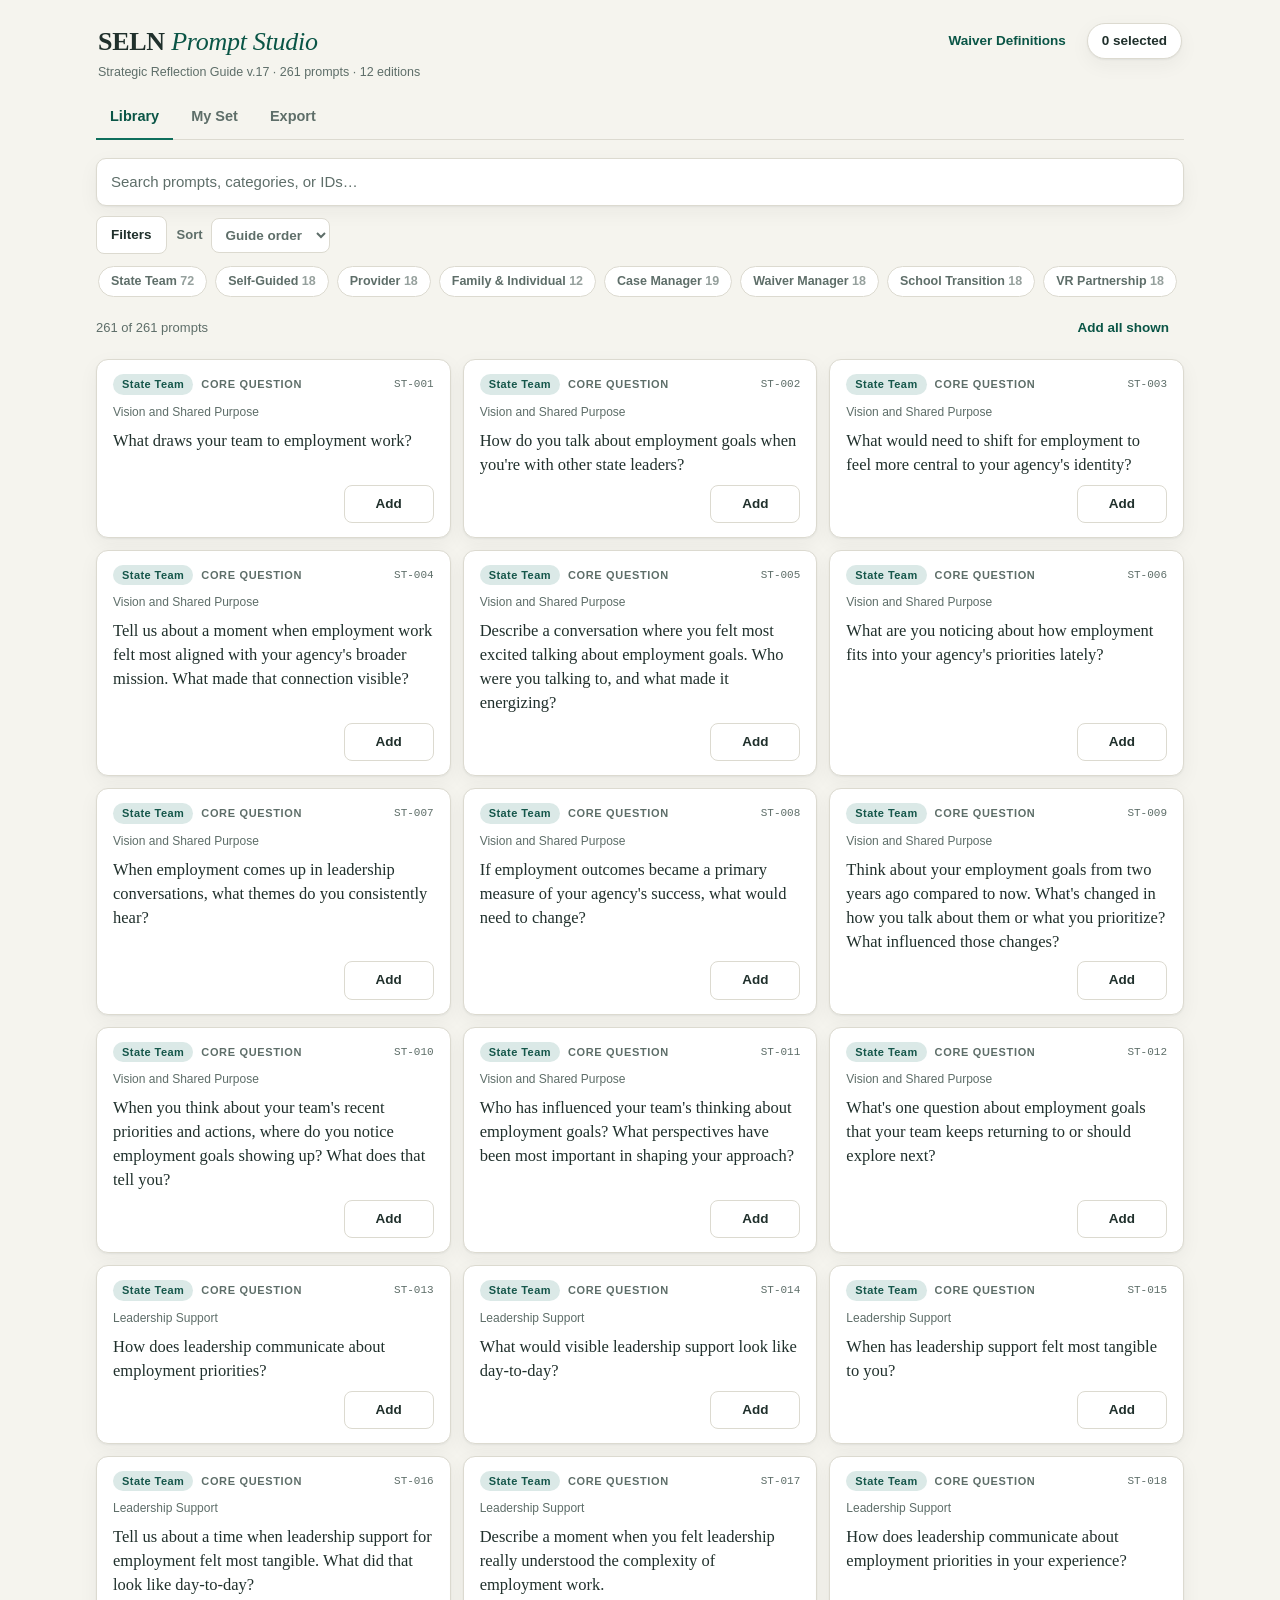
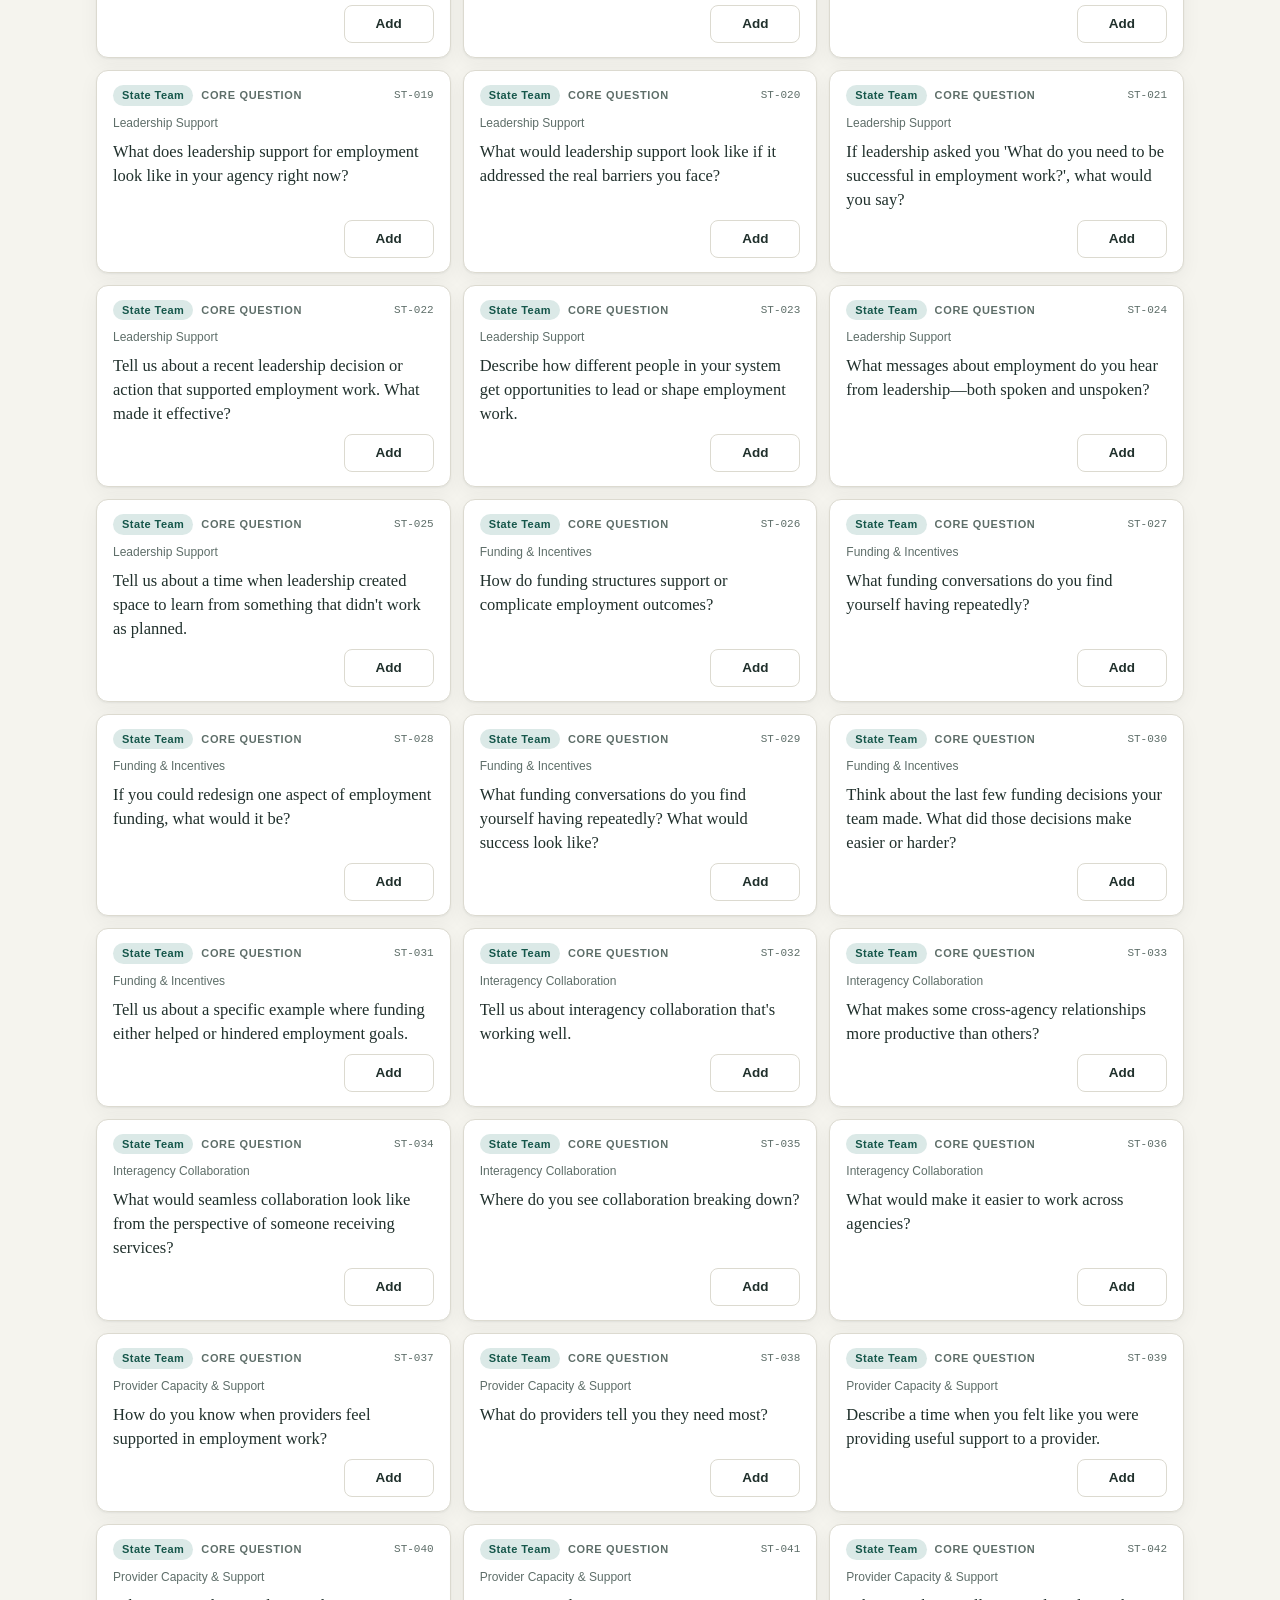
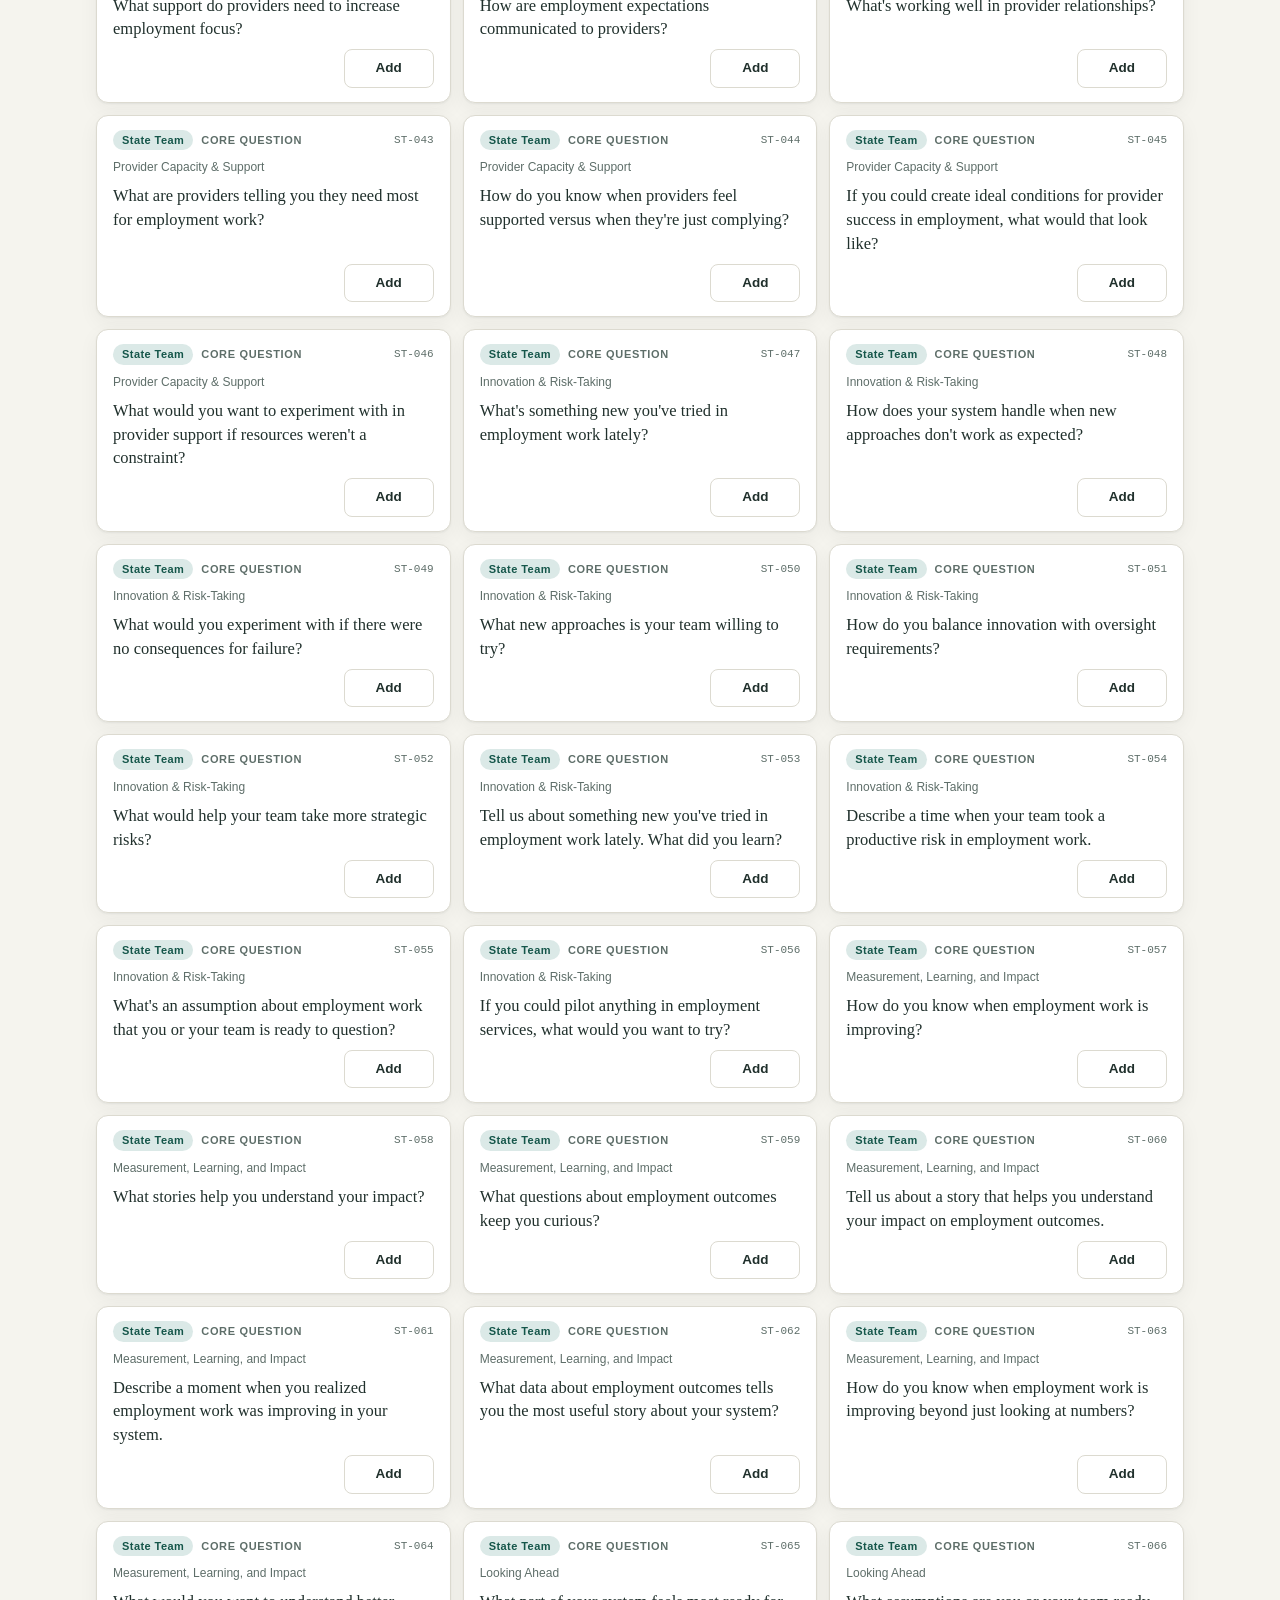
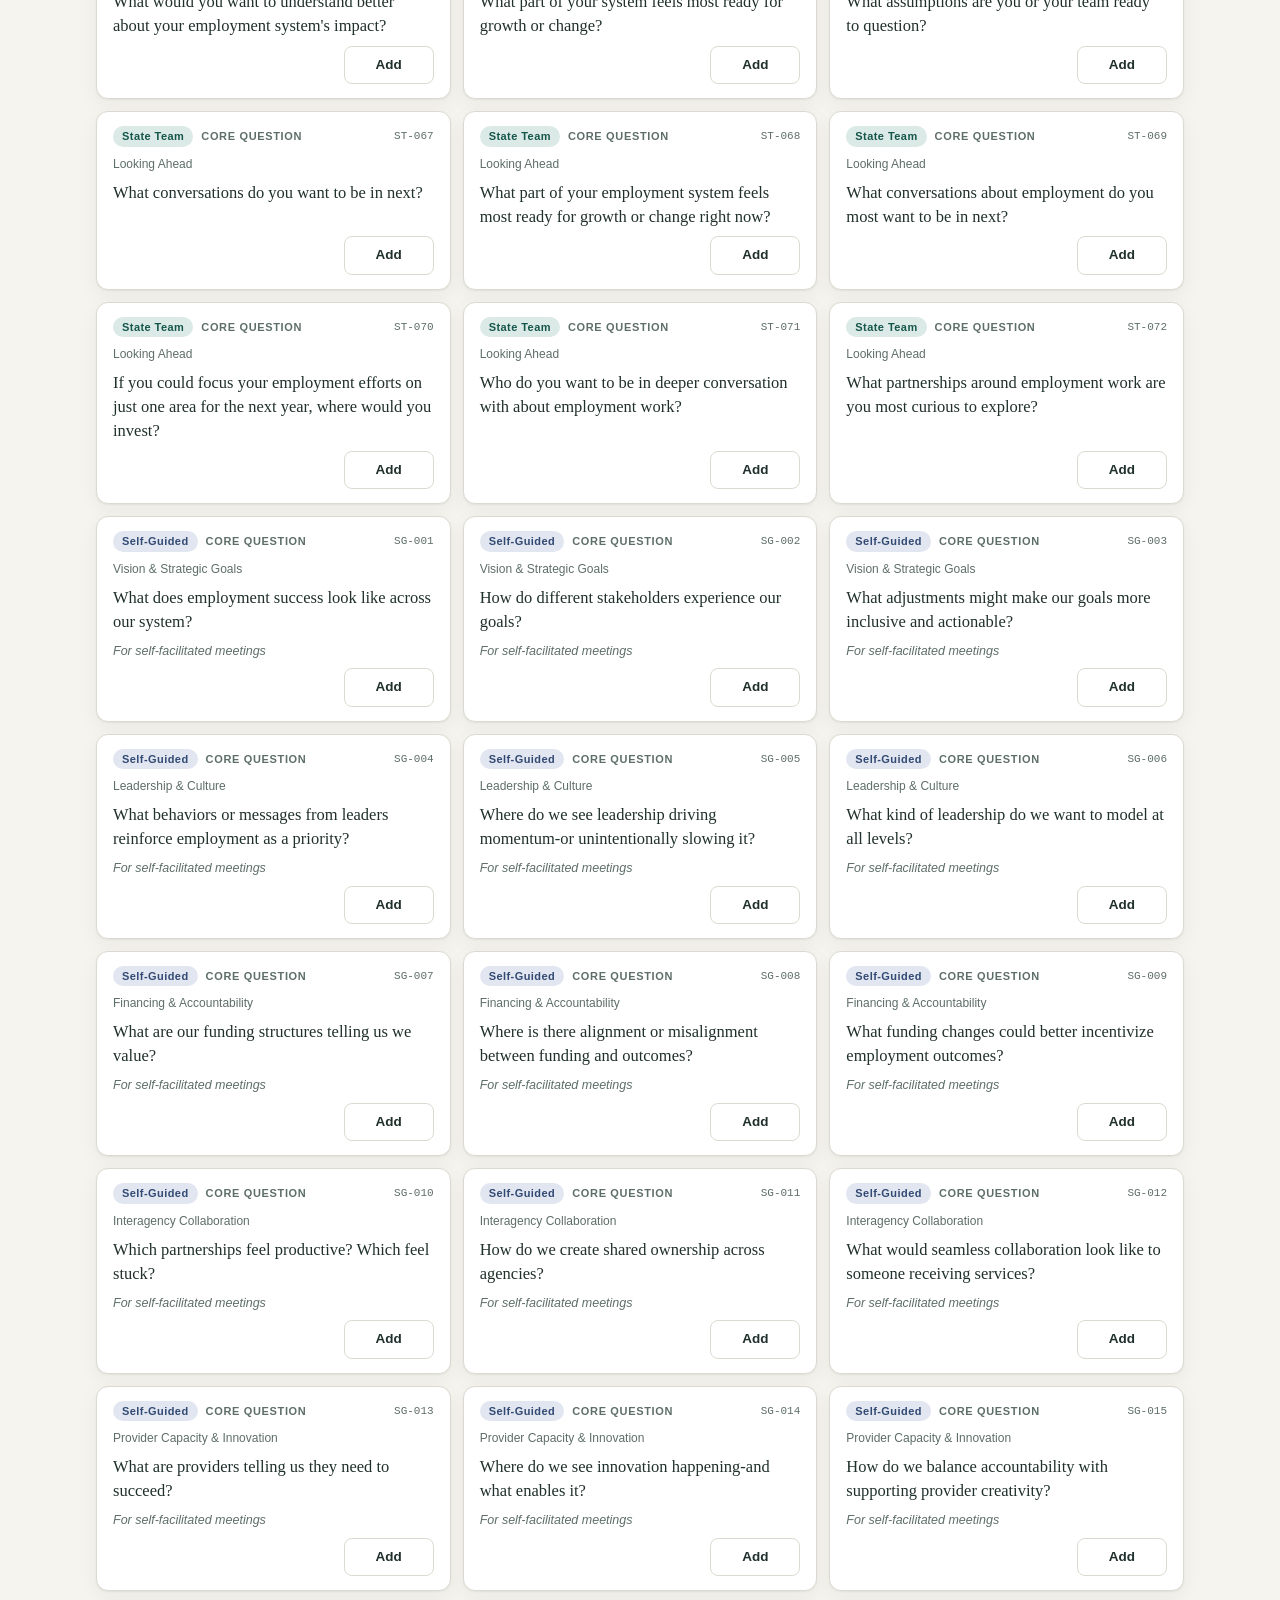
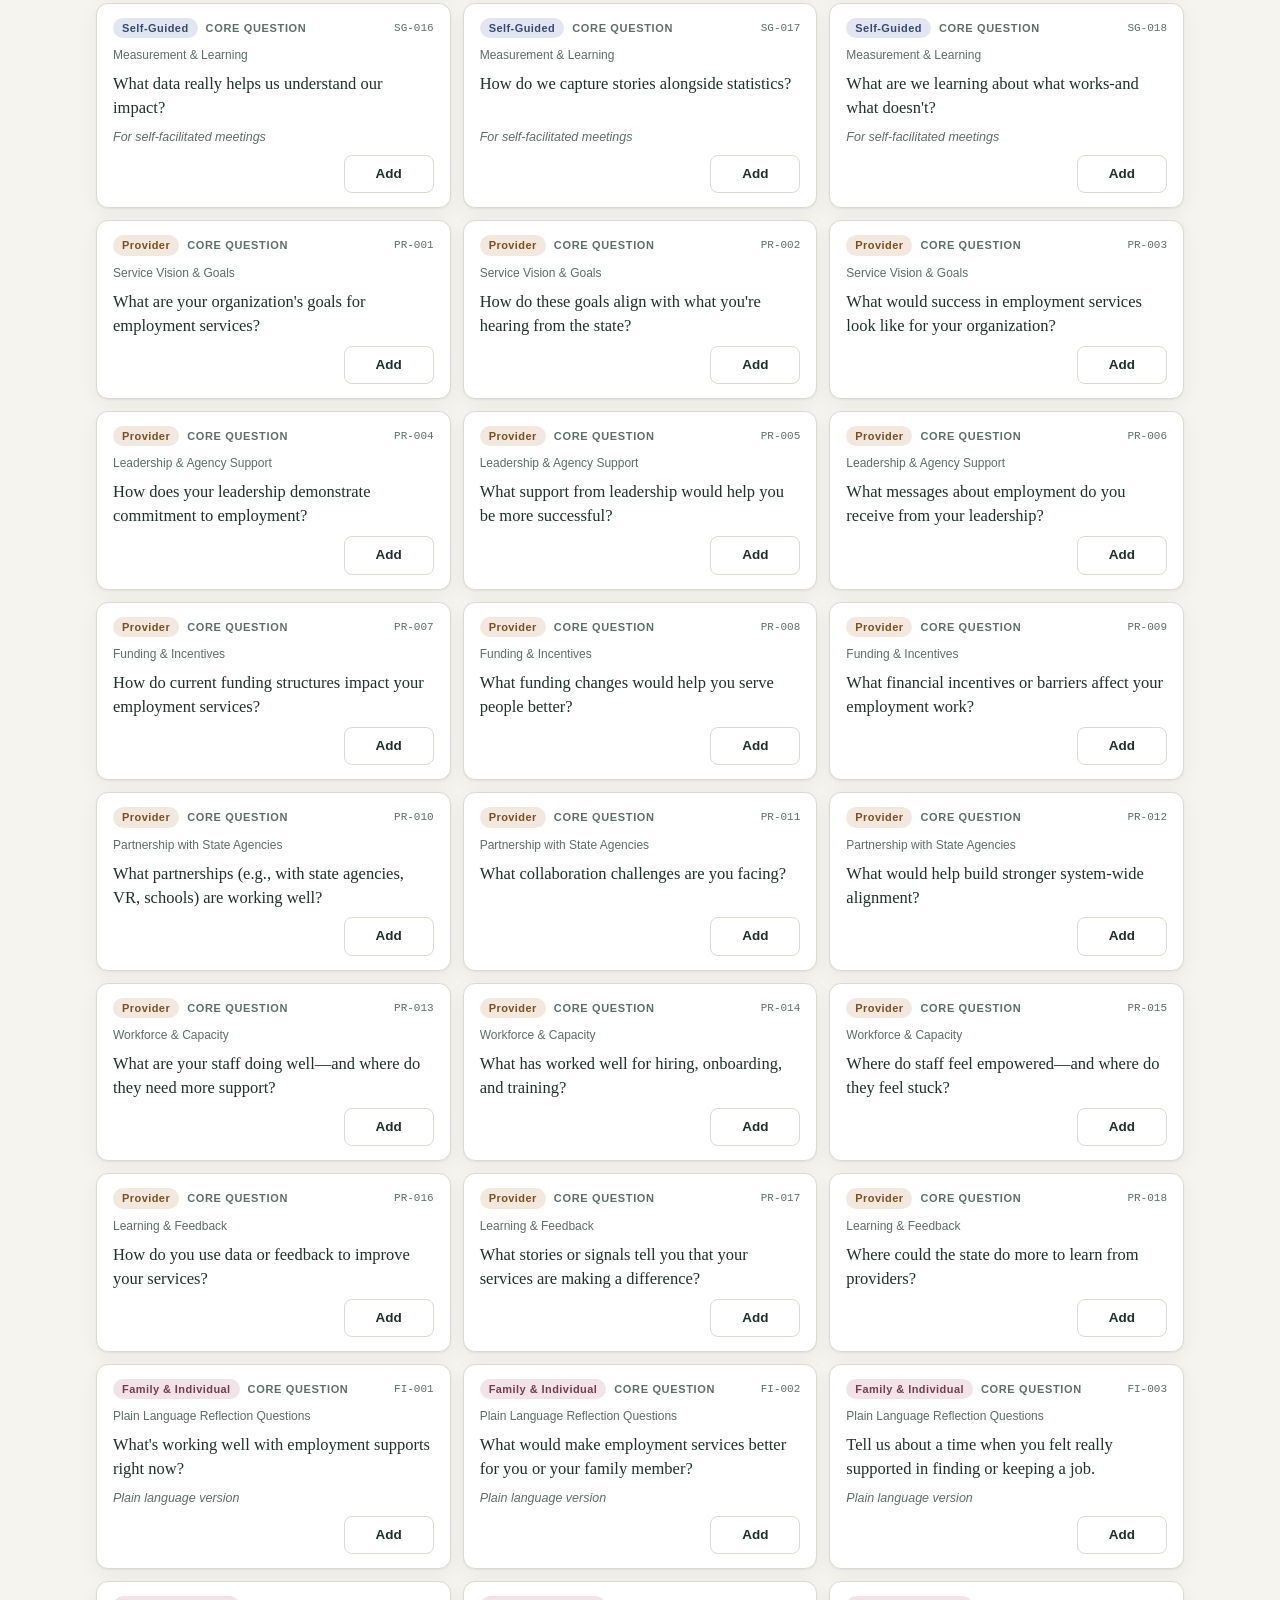
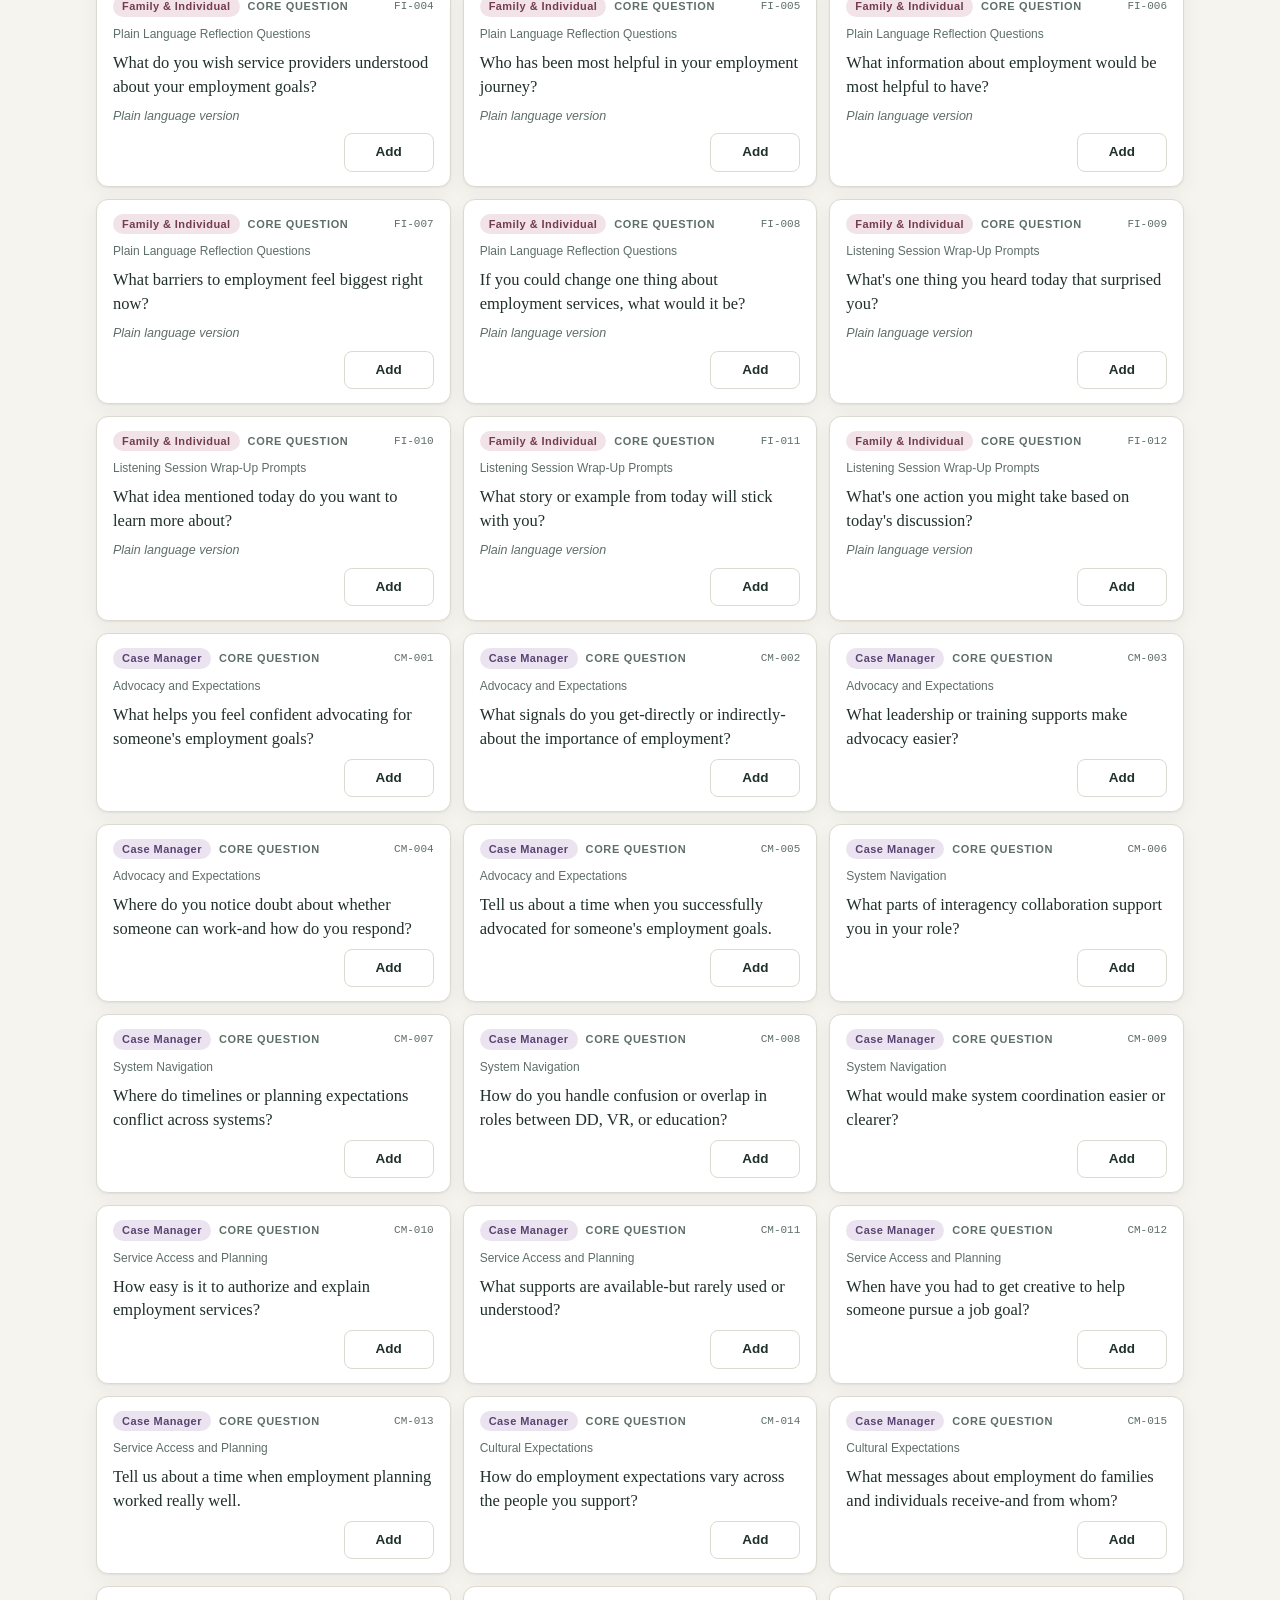
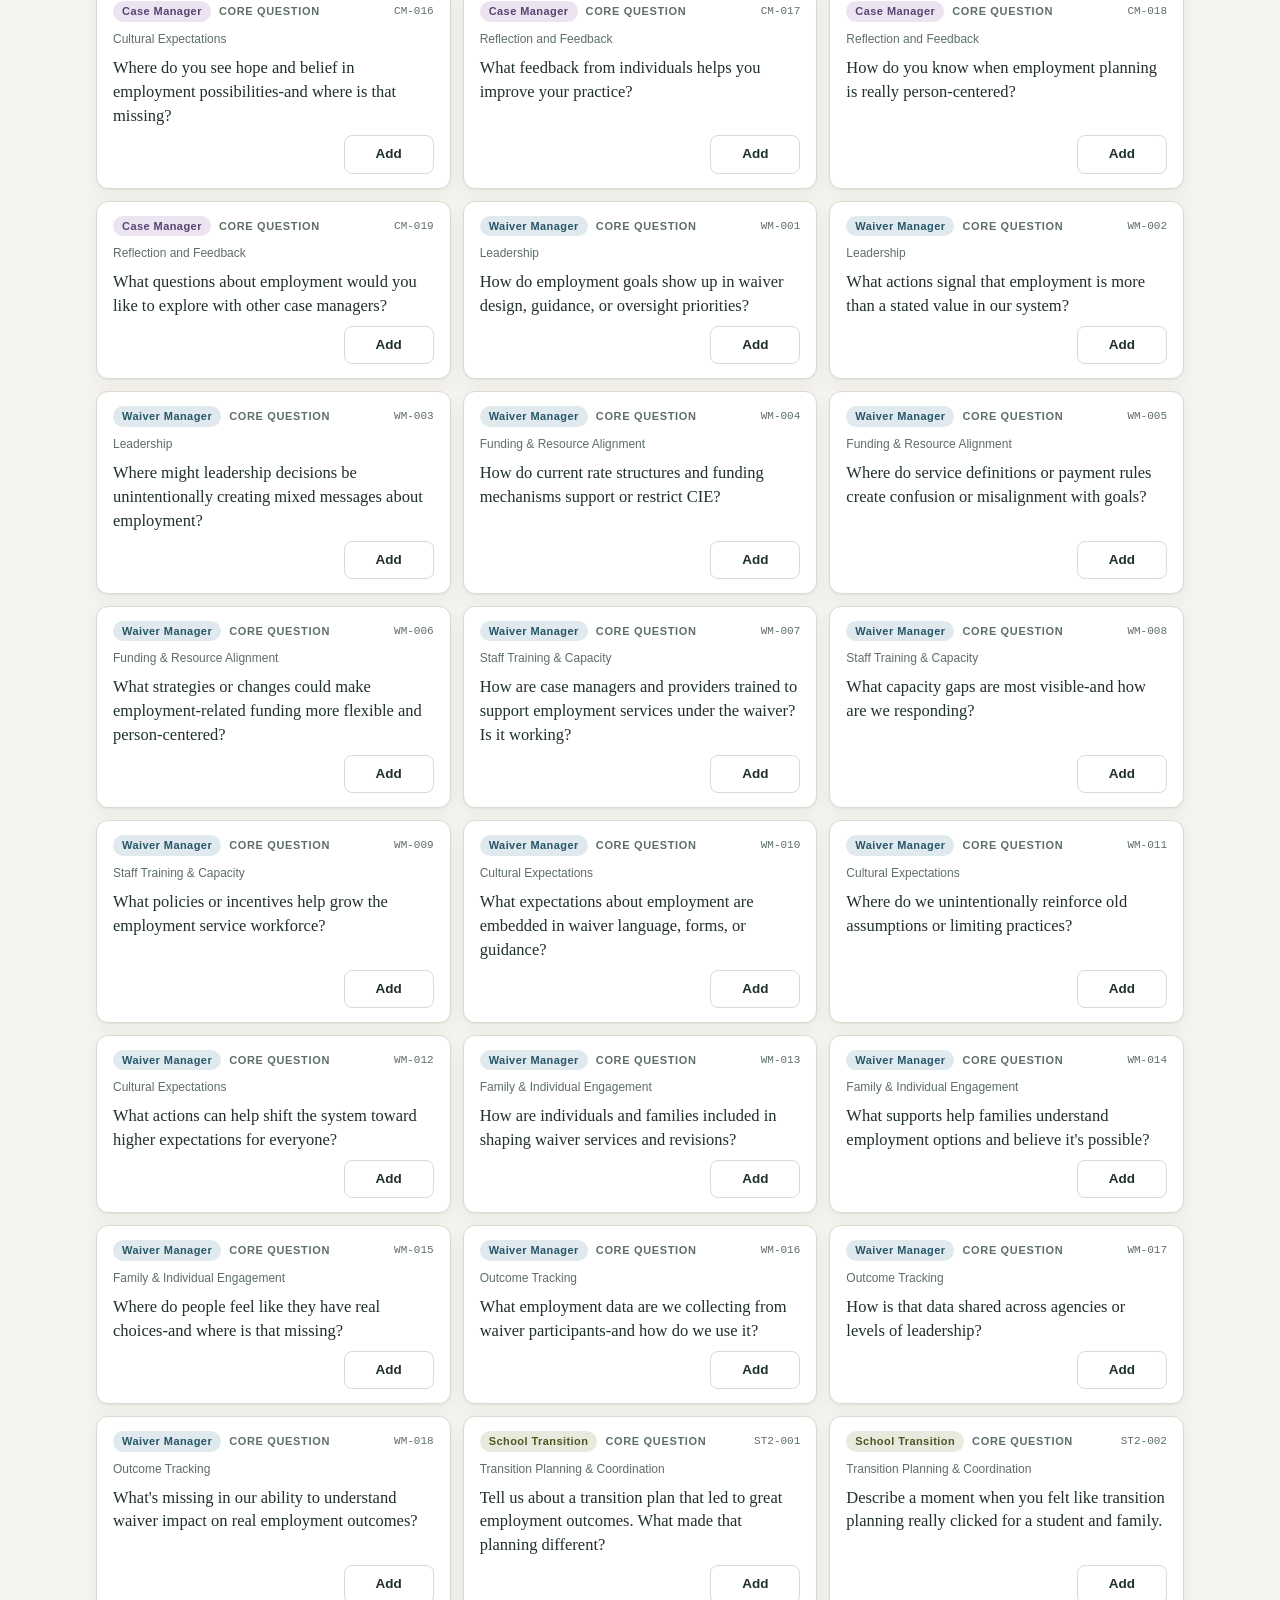
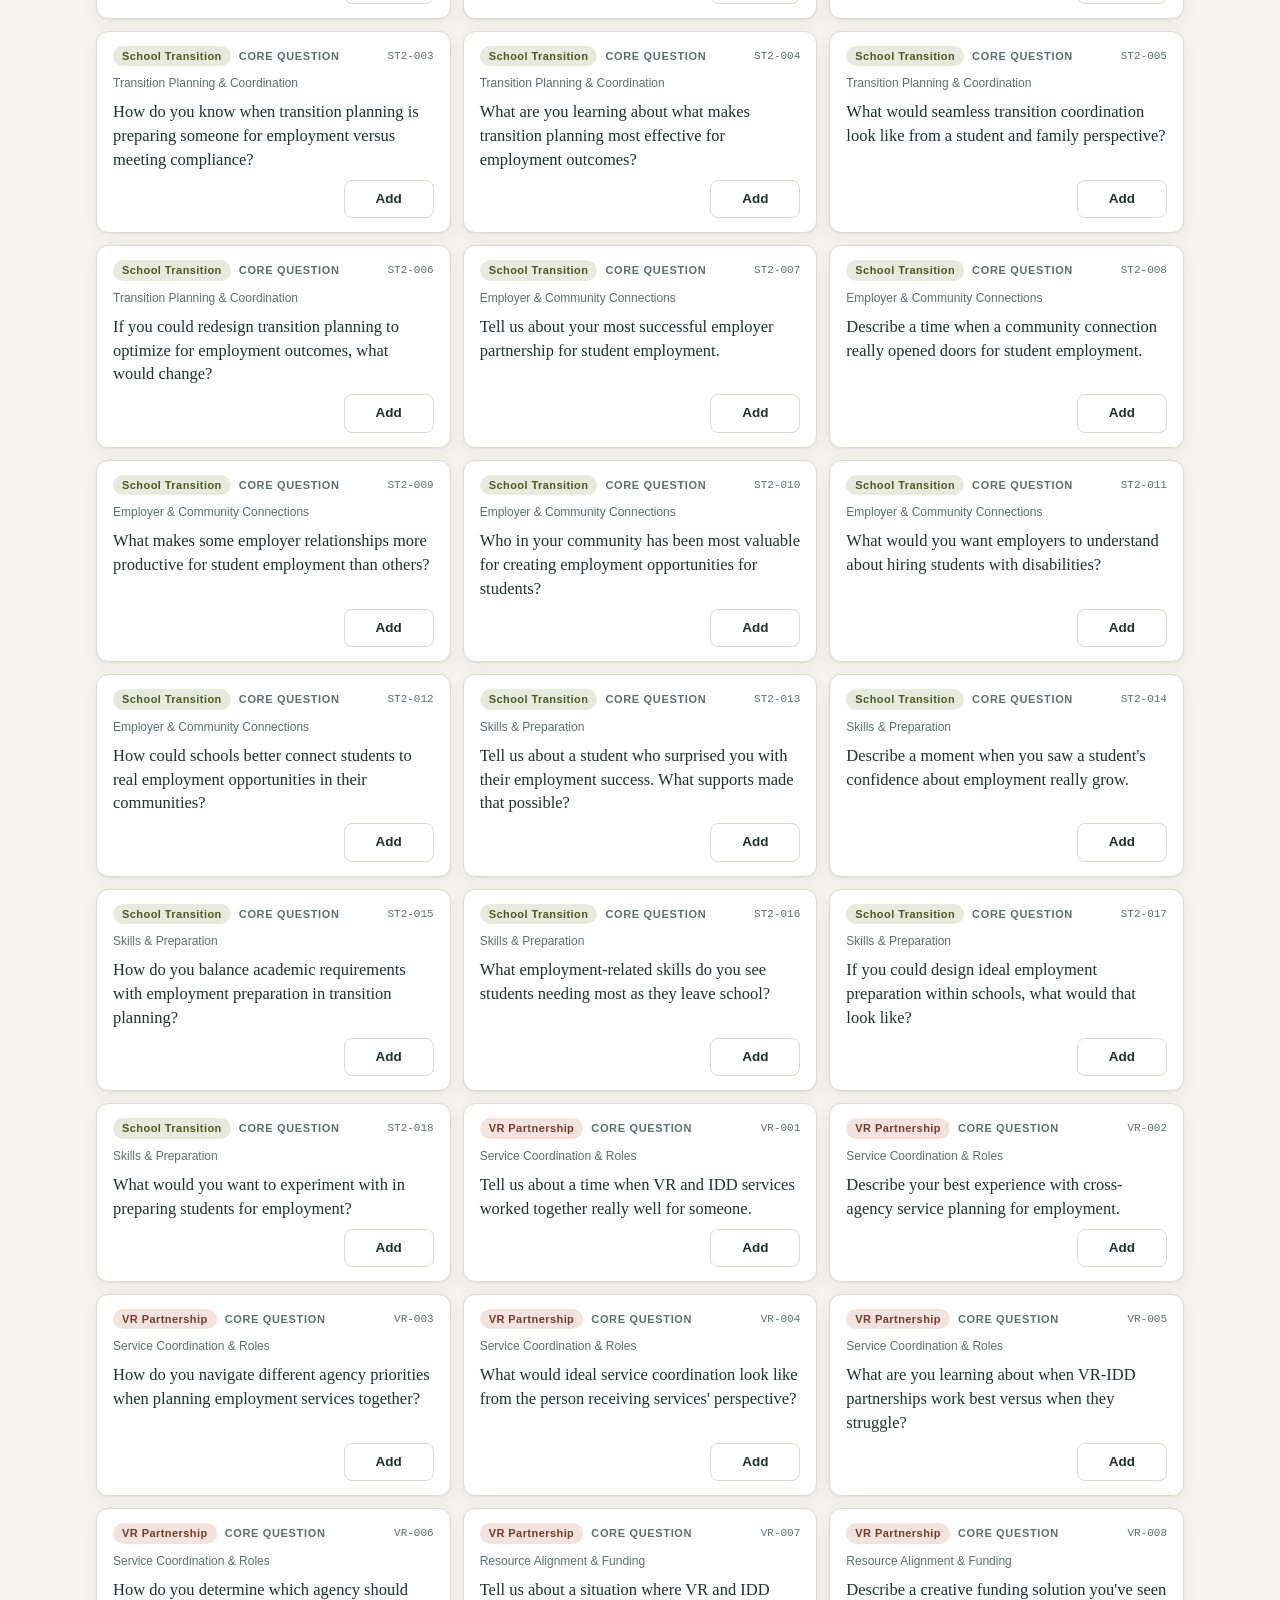
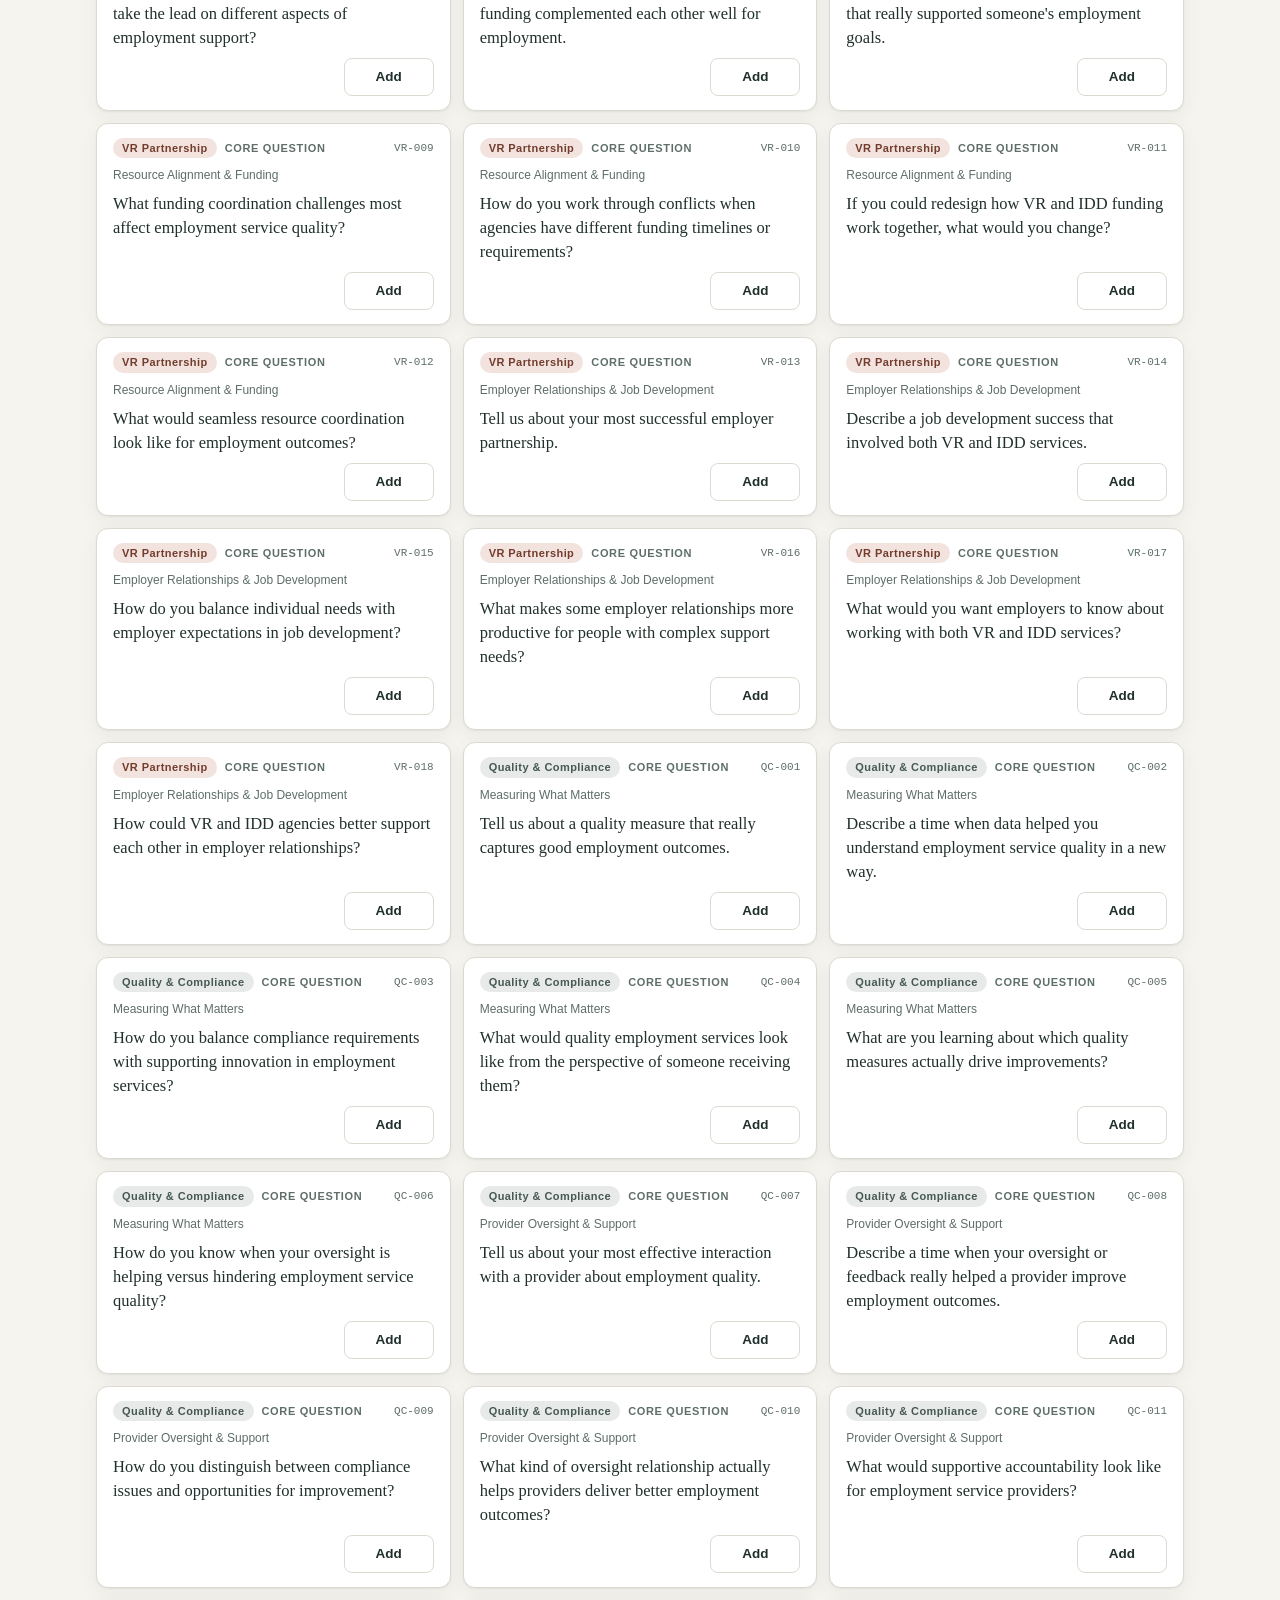
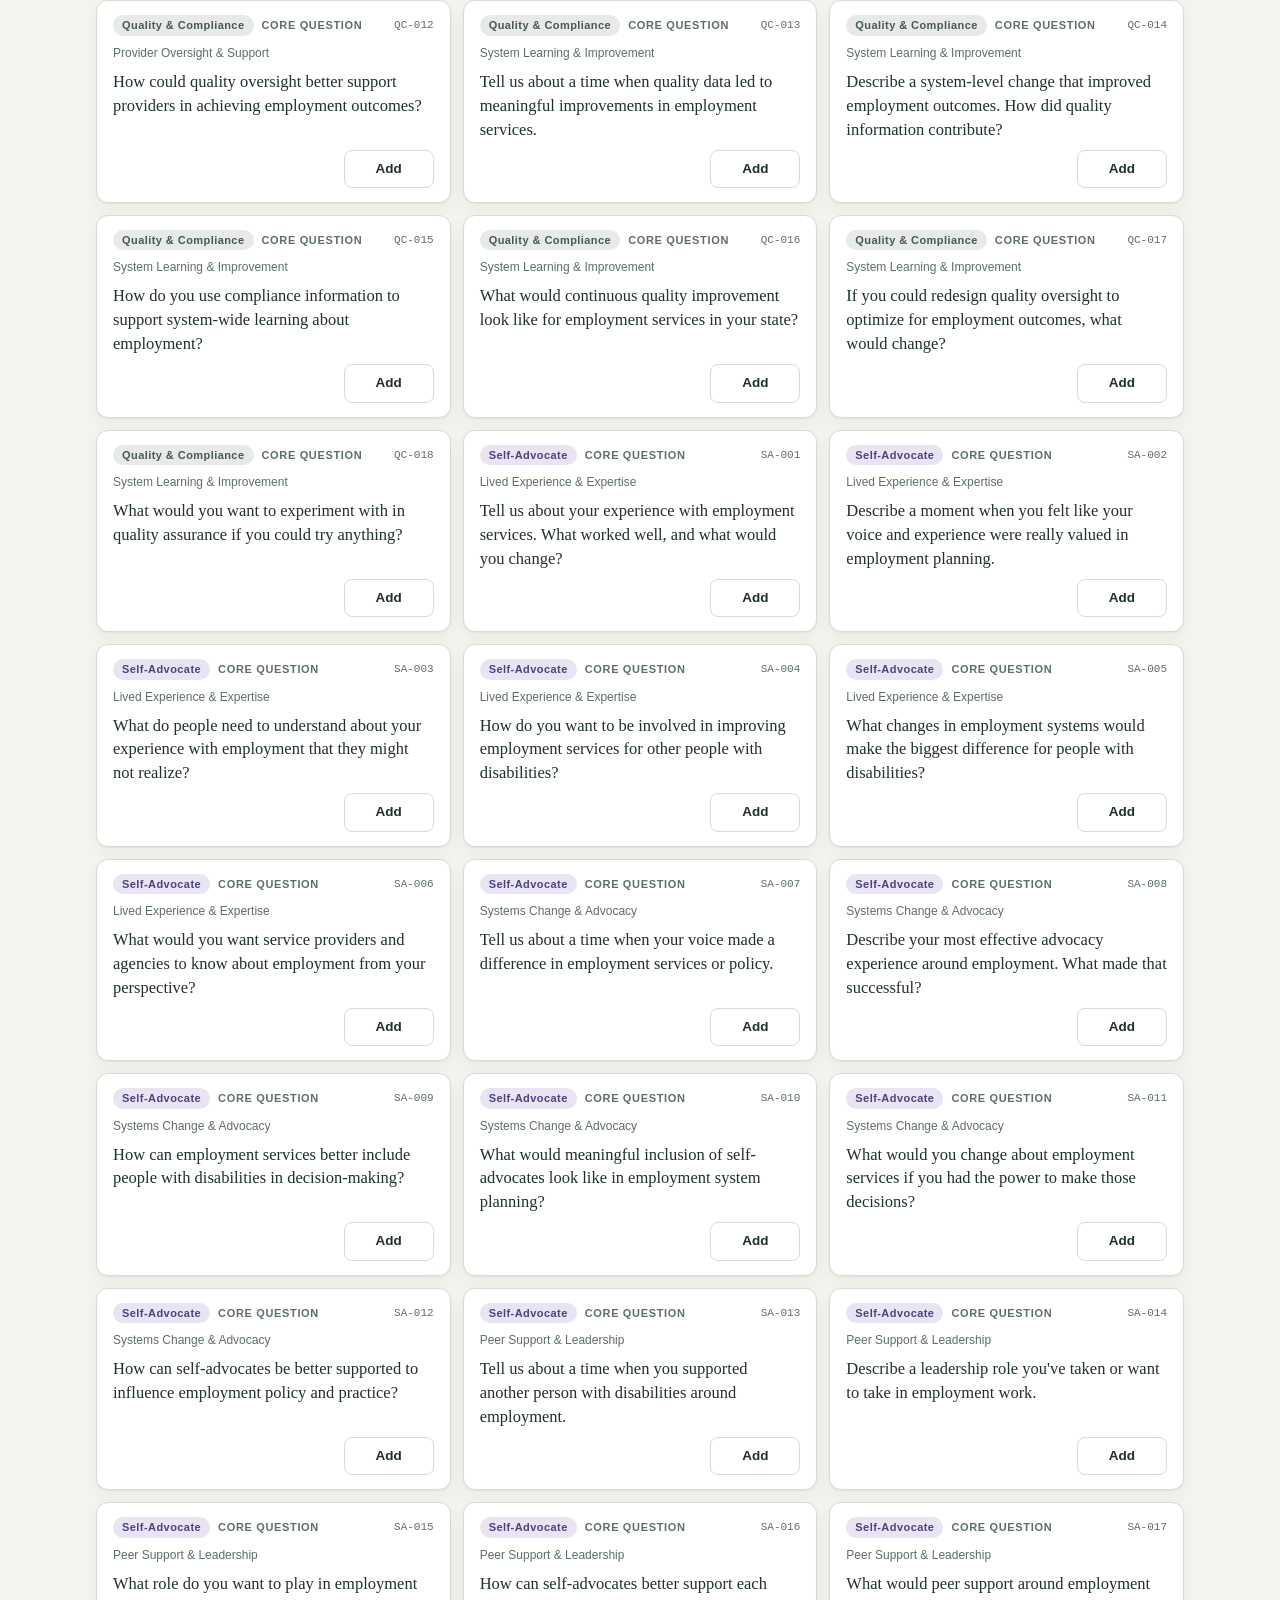
<file: index.html>
<!doctype html>
<html lang="en">
<head>
<meta charset="utf-8">
<meta name="viewport" content="width=device-width, initial-scale=1">
<title>SELN Prompt Studio</title>
<style>
/* SELN Prompt Studio — design tokens + layout */

:root {
  --paper: #F5F4EE;
  --card: #FFFFFF;
  --ink: #20302C;
  --mute: #5E6E69;
  --line: #DCDAD0;
  --accent: #0E6E5C;
  --accent-strong: #0A5546;
  --accent-soft: rgba(14, 110, 92, 0.09);
  --amber: #B0641C;
  --danger: #A6432C;
  --shadow: 0 1px 2px rgba(32, 48, 44, 0.06), 0 6px 20px rgba(32, 48, 44, 0.05);
  --serif: Georgia, "Iowan Old Style", "Times New Roman", serif;
  --sans: -apple-system, BlinkMacSystemFont, "Segoe UI", Roboto, "Helvetica Neue", Arial, sans-serif;
  --mono: ui-monospace, "SF Mono", Menlo, Consolas, monospace;
}

@media (prefers-color-scheme: dark) {
  :root {
    --paper: #141917;
    --card: #1D2523;
    --ink: #E6ECE9;
    --mute: #93A39D;
    --line: #303B37;
    --accent: #4FBFA4;
    --accent-strong: #79D3BC;
    --accent-soft: rgba(79, 191, 164, 0.13);
    --amber: #D89A5A;
    --danger: #D97F66;
    --shadow: 0 1px 2px rgba(0, 0, 0, 0.35), 0 6px 20px rgba(0, 0, 0, 0.28);
  }
}

:root[data-theme="dark"] {
  --paper: #141917;
  --card: #1D2523;
  --ink: #E6ECE9;
  --mute: #93A39D;
  --line: #303B37;
  --accent: #4FBFA4;
  --accent-strong: #79D3BC;
  --accent-soft: rgba(79, 191, 164, 0.13);
  --amber: #D89A5A;
  --danger: #D97F66;
  --shadow: 0 1px 2px rgba(0, 0, 0, 0.35), 0 6px 20px rgba(0, 0, 0, 0.28);
}

:root[data-theme="light"] {
  --paper: #F5F4EE;
  --card: #FFFFFF;
  --ink: #20302C;
  --mute: #5E6E69;
  --line: #DCDAD0;
  --accent: #0E6E5C;
  --accent-strong: #0A5546;
  --accent-soft: rgba(14, 110, 92, 0.09);
  --amber: #B0641C;
  --danger: #A6432C;
  --shadow: 0 1px 2px rgba(32, 48, 44, 0.06), 0 6px 20px rgba(32, 48, 44, 0.05);
}

* { box-sizing: border-box; }

/* keep the hidden attribute authoritative even when a rule sets display */
[hidden] { display: none !important; }

html, body { margin: 0; padding: 0; }

body {
  background: var(--paper);
  color: var(--ink);
  font-family: var(--sans);
  font-size: 15px;
  line-height: 1.5;
  -webkit-font-smoothing: antialiased;
}

button, input, select, textarea { font: inherit; color: inherit; }

:focus-visible { outline: 2px solid var(--accent); outline-offset: 2px; }

@media (prefers-reduced-motion: reduce) {
  *, *::before, *::after { transition: none !important; animation: none !important; }
}

.shell { max-width: 1120px; margin: 0 auto; padding: 0 16px 96px; }

/* ---------- header + tabs ---------- */

.top {
  display: flex;
  align-items: flex-start;
  justify-content: space-between;
  gap: 12px;
  padding: 22px 2px 14px;
}

.brand-name {
  font-family: var(--serif);
  font-size: 26px;
  font-weight: 700;
  letter-spacing: -0.01em;
}

.brand-name em { font-style: italic; font-weight: 400; color: var(--accent-strong); }

.brand-sub { font-size: 12.5px; color: var(--mute); margin-top: 2px; }

.top-actions { display: flex; align-items: center; gap: 6px; flex-wrap: wrap; justify-content: flex-end; }

.btn-sm { padding: 5px 10px; font-size: 12.5px; text-decoration: none; display: inline-block; }

.count-pill {
  border: 1px solid var(--line);
  background: var(--card);
  border-radius: 999px;
  padding: 7px 14px;
  font-weight: 600;
  font-size: 13.5px;
  cursor: pointer;
  white-space: nowrap;
  box-shadow: var(--shadow);
}

.count-pill.has-items { border-color: var(--accent); color: var(--accent-strong); }

.tabs {
  display: flex;
  gap: 4px;
  border-bottom: 1px solid var(--line);
  margin-bottom: 18px;
}

.tab {
  appearance: none;
  border: 0;
  background: none;
  padding: 10px 14px;
  font-weight: 600;
  font-size: 14.5px;
  color: var(--mute);
  cursor: pointer;
  border-bottom: 2.5px solid transparent;
  margin-bottom: -1px;
  transition: color 0.15s;
}

.tab:hover { color: var(--ink); }

.tab.is-active { color: var(--accent-strong); border-bottom-color: var(--accent); }

.tab-count {
  display: inline-block;
  min-width: 20px;
  margin-left: 6px;
  padding: 0 6px;
  border-radius: 999px;
  background: var(--accent);
  color: #fff;
  font-size: 11.5px;
  line-height: 20px;
  text-align: center;
}

:root[data-theme="dark"] .tab-count { color: #10201B; }
@media (prefers-color-scheme: dark) { :root:not([data-theme="light"]) .tab-count { color: #10201B; } }

/* ---------- shared controls ---------- */

.btn {
  appearance: none;
  border: 1px solid var(--line);
  background: var(--card);
  color: var(--ink);
  border-radius: 8px;
  padding: 8px 14px;
  font-size: 13.5px;
  font-weight: 600;
  cursor: pointer;
  transition: border-color 0.15s, background 0.15s;
}

.btn:hover { border-color: var(--accent); }

.btn-primary {
  background: var(--accent);
  border-color: var(--accent);
  color: #fff;
}

:root[data-theme="dark"] .btn-primary { color: #10201B; }
@media (prefers-color-scheme: dark) { :root:not([data-theme="light"]) .btn-primary { color: #10201B; } }

.btn-primary:hover { background: var(--accent-strong); border-color: var(--accent-strong); }

.btn-ghost { border-color: transparent; background: none; color: var(--accent-strong); }

.btn-danger-ghost { border-color: transparent; background: none; color: var(--danger); }

.btn-big { padding: 12px 22px; font-size: 15px; }

.btn:disabled { opacity: 0.45; cursor: not-allowed; }

.icon-btn { padding: 6px 10px; line-height: 1; }

.select {
  border: 1px solid var(--line);
  background: var(--card);
  border-radius: 8px;
  padding: 8px 10px;
  font-size: 13.5px;
}

.view-title { font-family: var(--serif); font-size: 24px; margin: 4px 0 2px; }

.view-sub { color: var(--mute); font-size: 13.5px; margin: 0 0 16px; }

/* ---------- library controls ---------- */

.search {
  width: 100%;
  border: 1px solid var(--line);
  background: var(--card);
  border-radius: 10px;
  padding: 12px 14px;
  font-size: 15px;
  box-shadow: var(--shadow);
}

.search::placeholder { color: var(--mute); }

.control-row {
  display: flex;
  align-items: center;
  gap: 10px;
  flex-wrap: wrap;
  margin-top: 10px;
}

.sort-label {
  display: inline-flex;
  align-items: center;
  gap: 8px;
  font-size: 13px;
  color: var(--mute);
  font-weight: 600;
}

.mini-count {
  display: inline-block;
  margin-left: 6px;
  min-width: 18px;
  padding: 0 5px;
  border-radius: 999px;
  background: var(--amber);
  color: #fff;
  font-size: 11px;
  line-height: 18px;
}

.chips {
  display: flex;
  gap: 8px;
  overflow-x: auto;
  padding: 12px 2px 4px;
  scrollbar-width: thin;
}

.chip {
  --ed: var(--mute);
  flex: 0 0 auto;
  border: 1px solid var(--line);
  background: var(--card);
  border-radius: 999px;
  padding: 5px 12px;
  font-size: 12.5px;
  font-weight: 600;
  cursor: pointer;
  color: var(--mute);
  transition: border-color 0.15s, color 0.15s, background 0.15s;
}

.chip.is-on {
  background: color-mix(in srgb, var(--ed) 16%, var(--card));
  border-color: color-mix(in srgb, var(--ed) 55%, var(--card));
  color: color-mix(in srgb, var(--ed) 62%, var(--ink));
}

.result-row {
  display: flex;
  align-items: center;
  justify-content: space-between;
  gap: 10px;
  margin: 8px 0 12px;
}

.result-count { font-size: 13px; color: var(--mute); font-variant-numeric: tabular-nums; }

/* ---------- prompt cards ---------- */

.cards {
  display: grid;
  grid-template-columns: repeat(auto-fill, minmax(310px, 1fr));
  gap: 12px;
}

.pcard {
  background: var(--card);
  border: 1px solid var(--line);
  border-radius: 12px;
  padding: 14px 16px;
  display: flex;
  flex-direction: column;
  gap: 8px;
  box-shadow: var(--shadow);
}

.pcard.is-selected { border-color: var(--accent); }

.pcard-head {
  display: flex;
  align-items: center;
  gap: 8px;
  flex-wrap: wrap;
}

.badge {
  --ed: var(--mute);
  display: inline-block;
  padding: 2px 9px;
  border-radius: 999px;
  font-size: 11px;
  font-weight: 700;
  letter-spacing: 0.04em;
  background: color-mix(in srgb, var(--ed) 15%, var(--card));
  color: color-mix(in srgb, var(--ed) 62%, var(--ink));
}

.ttag {
  font-size: 11px;
  font-weight: 600;
  letter-spacing: 0.06em;
  text-transform: uppercase;
  color: var(--mute);
}

.pid { margin-left: auto; font-family: var(--mono); font-size: 11px; color: var(--mute); }

.pcard-cat { font-size: 12px; color: var(--mute); }

.pcard-text {
  font-family: var(--serif);
  font-size: 16.5px;
  line-height: 1.45;
  margin: 0;
  flex: 1;
}

.pcard-note { font-size: 12.5px; font-style: italic; color: var(--mute); margin: 0; }

.pcard-foot { display: flex; justify-content: flex-end; }

.add-btn { min-width: 90px; }

.add-btn.is-added {
  background: var(--accent-soft);
  border-color: var(--accent);
  color: var(--accent-strong);
}

.lib-empty { color: var(--mute); padding: 40px 8px; text-align: center; grid-column: 1 / -1; }

/* ---------- My Set ---------- */

.empty {
  background: var(--card);
  border: 1px dashed var(--line);
  border-radius: 12px;
  padding: 36px 20px;
  text-align: center;
}

.empty p { margin: 0 0 8px; font-weight: 600; }

.empty .empty-sub { font-weight: 400; color: var(--mute); font-size: 13.5px; max-width: 46ch; margin: 0 auto 16px; }

.set-list { list-style: none; margin: 0; padding: 0; display: flex; flex-direction: column; gap: 10px; }

.set-item {
  background: var(--card);
  border: 1px solid var(--line);
  border-radius: 12px;
  padding: 12px 14px;
  box-shadow: var(--shadow);
}

.set-item.dragging { opacity: 0.5; }

.item-head { display: flex; align-items: center; gap: 8px; flex-wrap: wrap; }

.drag-handle { cursor: grab; color: var(--mute); font-size: 15px; padding: 0 2px; user-select: none; touch-action: none; }

.item-num {
  font-family: var(--mono);
  font-size: 12px;
  font-weight: 700;
  color: var(--accent-strong);
  min-width: 22px;
}

.item-text {
  font-family: var(--serif);
  font-size: 16px;
  line-height: 1.45;
  margin: 8px 0 4px;
}

.item-srcnote { font-size: 12.5px; font-style: italic; color: var(--mute); margin: 0 0 6px; }

.item-note {
  width: 100%;
  border: 1px solid var(--line);
  border-radius: 8px;
  background: var(--paper);
  padding: 7px 10px;
  font-size: 13px;
  margin-top: 4px;
  resize: vertical;
  min-height: 34px;
}

.item-note::placeholder { color: var(--mute); }

.item-actions { display: flex; gap: 6px; margin-top: 8px; flex-wrap: wrap; }

.item-actions .btn { padding: 5px 10px; font-size: 12.5px; }

.item-edit { margin-top: 8px; }

.item-edit textarea {
  width: 100%;
  border: 1px solid var(--accent);
  border-radius: 8px;
  background: var(--paper);
  padding: 8px 10px;
  font-family: var(--serif);
  font-size: 15px;
  min-height: 72px;
  resize: vertical;
}

.form-row { display: flex; gap: 8px; margin-top: 10px; }

.set-actions { display: flex; gap: 8px; flex-wrap: wrap; margin-top: 16px; }

.custom-form {
  background: var(--card);
  border: 1px solid var(--accent);
  border-radius: 12px;
  padding: 16px;
  margin-top: 12px;
}

/* ---------- forms / export ---------- */

.fld { display: flex; flex-direction: column; gap: 4px; margin-bottom: 12px; flex: 1; }

.fld > span {
  font-size: 11.5px;
  font-weight: 700;
  letter-spacing: 0.05em;
  text-transform: uppercase;
  color: var(--mute);
}

.fld input, .fld textarea, .fld select {
  border: 1px solid var(--line);
  border-radius: 8px;
  background: var(--paper);
  padding: 9px 11px;
  font-size: 14px;
}

.fld-row { display: flex; gap: 12px; flex-wrap: wrap; }

.export-grid {
  display: grid;
  grid-template-columns: repeat(auto-fit, minmax(290px, 1fr));
  gap: 14px;
  align-items: start;
}

.panel {
  background: var(--card);
  border: 1px solid var(--line);
  border-radius: 12px;
  padding: 16px 18px;
  margin: 0;
  box-shadow: var(--shadow);
}

.panel legend {
  font-family: var(--serif);
  font-weight: 700;
  font-size: 16px;
  padding: 0 6px;
}

.formats { display: flex; flex-direction: column; gap: 8px; }

.format {
  display: grid;
  grid-template-columns: auto 1fr;
  grid-template-rows: auto auto;
  column-gap: 10px;
  align-items: center;
  border: 1px solid var(--line);
  border-radius: 10px;
  padding: 10px 12px;
  cursor: pointer;
  transition: border-color 0.15s, background 0.15s;
}

.format:has(input:checked) { border-color: var(--accent); background: var(--accent-soft); }

.format input { grid-row: 1 / 3; accent-color: var(--accent); }

.format b { font-size: 14px; }

.format span { grid-column: 2; font-size: 12.5px; color: var(--mute); }

.check {
  display: flex;
  align-items: center;
  gap: 9px;
  padding: 6px 0;
  font-size: 14px;
  cursor: pointer;
}

.check input { accent-color: var(--accent); width: 16px; height: 16px; }

.agenda-opts { border-top: 1px solid var(--line); margin-top: 10px; padding-top: 12px; }

.export-actions {
  display: flex;
  gap: 10px;
  align-items: center;
  flex-wrap: wrap;
  margin-top: 18px;
}

.export-hint { font-size: 12.5px; color: var(--mute); }

/* ---------- filter sheet ---------- */

.sheet-backdrop {
  position: fixed;
  inset: 0;
  background: rgba(18, 26, 24, 0.45);
  display: flex;
  align-items: flex-end;
  justify-content: center;
  z-index: 60;
}

.sheet {
  background: var(--card);
  width: 100%;
  max-width: 560px;
  max-height: 86vh;
  border-radius: 16px 16px 0 0;
  display: flex;
  flex-direction: column;
  box-shadow: var(--shadow);
}

@media (min-width: 700px) {
  .sheet-backdrop { align-items: center; }
  .sheet { border-radius: 16px; max-height: 80vh; }
}

.sheet-head {
  display: flex;
  align-items: center;
  gap: 10px;
  padding: 14px 18px;
  border-bottom: 1px solid var(--line);
}

.sheet-head b { font-size: 16px; margin-right: auto; }

.sheet-body { overflow-y: auto; padding: 8px 18px 14px; }

.sheet-foot { padding: 12px 18px; border-top: 1px solid var(--line); display: flex; justify-content: flex-end; }

.fgroup h3 {
  font-size: 11.5px;
  letter-spacing: 0.06em;
  text-transform: uppercase;
  color: var(--mute);
  margin: 14px 0 6px;
}

.fgroup .hint { text-transform: none; letter-spacing: 0; font-weight: 400; }

.checks { display: flex; flex-direction: column; }

.checks .check { padding: 4px 0; }

.checks-scroll { max-height: 220px; overflow-y: auto; border: 1px solid var(--line); border-radius: 8px; padding: 6px 10px; }

/* ---------- toast ---------- */

.toast {
  position: fixed;
  left: 50%;
  bottom: 84px;
  transform: translateX(-50%) translateY(12px);
  background: var(--ink);
  color: var(--paper);
  border-radius: 999px;
  padding: 9px 18px;
  font-size: 13.5px;
  font-weight: 600;
  opacity: 0;
  pointer-events: none;
  transition: opacity 0.2s, transform 0.2s;
  z-index: 80;
  max-width: 90vw;
}

.toast.show { opacity: 1; transform: translateX(-50%) translateY(0); }

/* ---------- mobile: bottom tab bar ---------- */

@media (max-width: 640px) {
  body { font-size: 14.5px; }

  .shell { padding-bottom: 120px; }

  .tabs {
    position: fixed;
    left: 0;
    right: 0;
    bottom: 0;
    z-index: 50;
    background: var(--card);
    border-top: 1px solid var(--line);
    border-bottom: 0;
    margin: 0;
    padding: 6px 10px calc(6px + env(safe-area-inset-bottom));
    justify-content: space-around;
    box-shadow: 0 -4px 16px rgba(20, 30, 27, 0.08);
  }

  .tab { border-bottom: 0; border-radius: 8px; padding: 9px 12px; flex: 1; text-align: center; }

  .tab.is-active { background: var(--accent-soft); }

  .cards { grid-template-columns: 1fr; }

  .brand-name { font-size: 22px; }

  .toast { bottom: calc(76px + env(safe-area-inset-bottom)); }
}

/* ---------- print (PDF export) ---------- */

.print-root { display: none; }

@media print {
  body > .shell > *:not(.print-root), .toast, .sheet-backdrop { display: none !important; }

  body { background: #fff; color: #20302C; }

  .print-root {
    display: block;
    font-family: Georgia, "Times New Roman", serif;
    font-size: 11.5pt;
    line-height: 1.45;
    color: #20302C;
  }

  .print-root p { margin: 0 0 6pt 0; }
  .print-root .xp-kicker { font-family: Arial, sans-serif; font-size: 9pt; letter-spacing: 1.5pt; color: #0E6E5C; font-weight: bold; text-transform: uppercase; margin: 0 0 10pt 0; }
  .print-root .xp-title { font-size: 26pt; font-weight: bold; margin: 0 0 8pt 0; line-height: 1.15; }
  .print-root .xp-subtitle { font-size: 13pt; color: #5E6E69; margin: 0 0 6pt 0; }
  .print-root .xp-covermeta { font-family: Arial, sans-serif; font-size: 9.5pt; color: #5E6E69; margin: 14pt 0 0 0; }
  .print-root .xp-cover { border-bottom: 2.25pt solid #0E6E5C; padding-bottom: 18pt; margin-bottom: 24pt; }
  .print-root .xp-cat { font-size: 15pt; font-weight: bold; color: #0E6E5C; border-bottom: 1pt solid #C9C7BC; padding-bottom: 4pt; margin: 22pt 0 12pt 0; }
  .print-root .xp-item { margin: 0 0 16pt 0; break-inside: avoid; }
  .print-root .xp-q { font-size: 12.5pt; margin: 0 0 4pt 0; }
  .print-root .xp-qnum { font-family: Arial, sans-serif; font-size: 10pt; font-weight: bold; color: #0E6E5C; }
  .print-root .xp-meta { font-family: Arial, sans-serif; font-size: 8.5pt; color: #5E6E69; letter-spacing: 0.4pt; margin: 0 0 3pt 0; }
  .print-root .xp-note { font-size: 10.5pt; font-style: italic; color: #5E6E69; margin: 0 0 3pt 0; }
  .print-root .xp-line { border-bottom: 1pt solid #C9C7BC; margin: 0 0 14pt 0; font-size: 10pt; }
  .print-root .xp-break { page-break-before: always; }
  .print-root table.xp-agenda { border-collapse: collapse; width: 100%; font-size: 11pt; }
  .print-root table.xp-agenda th { font-family: Arial, sans-serif; font-size: 9pt; letter-spacing: 1pt; text-transform: uppercase; color: #5E6E69; text-align: left; border-bottom: 2.25pt solid #0E6E5C; padding: 6pt 10pt 6pt 0; }
  .print-root table.xp-agenda td { border-bottom: 1pt solid #C9C7BC; padding: 9pt 10pt 9pt 0; vertical-align: top; }
  .print-root td.xp-time { white-space: nowrap; font-family: Arial, sans-serif; font-size: 10pt; color: #0E6E5C; font-weight: bold; width: 70pt; }
  .print-root td.xp-min { white-space: nowrap; font-family: Arial, sans-serif; font-size: 10pt; color: #5E6E69; width: 45pt; }
}

</style>
</head>
<body>
<div class="shell">
  <header class="top">
    <div class="brand">
      <div class="brand-name">SELN <em>Prompt Studio</em></div>
      <div class="brand-sub">Strategic Reflection Guide v.17 · 261 prompts · 12 editions</div>
    </div>
    <div class="top-actions">
      <a class="btn btn-ghost btn-sm" href="definitions.html" title="Open the State Waiver Definitions tool">Waiver Definitions</a>
      <button class="count-pill" id="countPill" type="button" title="Open My Set">0 selected</button>
    </div>
  </header>

  <nav class="tabs" aria-label="Views" id="tabs">
    <button type="button" class="tab is-active" data-view="library">Library</button>
    <button type="button" class="tab" data-view="set">My Set<span class="tab-count" id="navCount" hidden>0</span></button>
    <button type="button" class="tab" data-view="export">Export</button>
  </nav>

  <main>
    <section id="view-library" class="view">
      <input id="q" class="search" type="search" placeholder="Search prompts, categories, or IDs…" aria-label="Search prompts">
      <div class="control-row">
        <button type="button" class="btn" id="filtersBtn">Filters<span class="mini-count" id="filterCount" hidden>0</span></button>
        <label class="sort-label">Sort
          <select id="sort" class="select">
            <option value="guide">Guide order</option>
            <option value="az">A → Z</option>
            <option value="category">Category</option>
            <option value="type">Type</option>
            <option value="edition">Edition</option>
          </select>
        </label>
      </div>
      <div class="chips" id="edChips" role="group" aria-label="Filter by edition"></div>
      <div class="result-row">
        <span class="result-count" id="resultCount"></span>
        <button type="button" class="btn btn-ghost" id="addAllBtn">Add all shown</button>
      </div>
      <div class="cards" id="cards"></div>
    </section>

    <section id="view-set" class="view" hidden>
      <h2 class="view-title">My Set</h2>
      <p class="view-sub" id="setSummary">Arrange, edit, and annotate your selected prompts.</p>
      <div class="empty" id="setEmpty">
        <p>No prompts selected yet.</p>
        <p class="empty-sub">Browse the library and tap <b>Add</b> on any prompt — then come back here to arrange, edit, and annotate your set before exporting.</p>
        <button type="button" class="btn btn-primary" data-goto="library">Browse the library</button>
      </div>
      <ol class="set-list" id="setList"></ol>
      <div class="set-actions" id="setActions" hidden>
        <button type="button" class="btn" id="addCustomBtn">+ Custom prompt</button>
        <button type="button" class="btn btn-danger-ghost" id="clearBtn">Clear all</button>
        <button type="button" class="btn btn-primary" data-goto="export">Continue to export →</button>
      </div>
      <form class="custom-form" id="customForm" hidden>
        <label class="fld"><span>Prompt text</span>
          <textarea id="customText" rows="3" placeholder="Write your own reflection prompt…"></textarea>
        </label>
        <label class="fld"><span>Category label (optional)</span>
          <input id="customCat" type="text" placeholder="e.g. Local Priorities">
        </label>
        <div class="form-row">
          <button type="submit" class="btn btn-primary">Add to set</button>
          <button type="button" class="btn" id="customCancel">Cancel</button>
        </div>
      </form>
    </section>

    <section id="view-export" class="view" hidden>
      <h2 class="view-title">Export</h2>
      <p class="view-sub" id="exportSummary"></p>
      <div class="export-grid">
        <fieldset class="panel">
          <legend>Document details</legend>
          <label class="fld"><span>Title</span><input id="docTitle" placeholder="SELN Reflection Session"></label>
          <label class="fld"><span>Subtitle / occasion</span><input id="docSubtitle" placeholder="e.g. Quarterly provider convening"></label>
          <div class="fld-row">
            <label class="fld"><span>Facilitator</span><input id="docFacilitator" placeholder="Optional"></label>
            <label class="fld"><span>Organization</span><input id="docOrg" placeholder="Optional"></label>
          </div>
          <label class="fld"><span>Date</span><input id="docDate" type="date"></label>
        </fieldset>

        <fieldset class="panel">
          <legend>Format</legend>
          <div class="formats" id="formats">
            <label class="format"><input type="radio" name="fmt" value="word" checked><b>Word document</b><span>.doc — discussion guide with optional writing space</span></label>
            <label class="format"><input type="radio" name="fmt" value="pptx"><b>PowerPoint deck</b><span>.pptx — title slide plus one slide per prompt</span></label>
            <label class="format"><input type="radio" name="fmt" value="agenda"><b>Meeting agenda</b><span>.doc — timed agenda built from your set</span></label>
            <label class="format"><input type="radio" name="fmt" value="pdf"><b>PDF / Print</b><span>Opens your print dialog — save as PDF or print handouts</span></label>
          </div>
        </fieldset>

        <fieldset class="panel">
          <legend>Options</legend>
          <label class="check"><input type="checkbox" id="optMeta" checked>Show edition &amp; category</label>
          <label class="check"><input type="checkbox" id="optIds" checked>Show prompt IDs</label>
          <label class="check"><input type="checkbox" id="optNotes" checked>Include guidance &amp; facilitator notes</label>
          <label class="check"><input type="checkbox" id="optGroup">Group by category</label>
          <label class="check doc-only"><input type="checkbox" id="optBreaks">One prompt per page</label>
          <label class="fld doc-only" id="linesFld"><span>Writing space under each prompt</span>
            <select id="optLines" class="select">
              <option value="0">None</option>
              <option value="3">3 lines</option>
              <option value="5">5 lines</option>
              <option value="8">8 lines</option>
            </select>
          </label>
          <div class="agenda-opts" id="agendaOpts" hidden>
            <div class="fld-row">
              <label class="fld"><span>Start time</span><input type="time" id="agStart" value="09:00"></label>
              <label class="fld"><span>Minutes per prompt</span><input type="number" id="agMins" min="1" max="120" value="10"></label>
            </div>
            <label class="check"><input type="checkbox" id="agWelcome" checked>Welcome &amp; introductions (10 min)</label>
            <label class="check"><input type="checkbox" id="agClosing" checked>Wrap-up &amp; next steps (10 min)</label>
          </div>
        </fieldset>
      </div>
      <div class="export-actions">
        <button type="button" class="btn btn-primary btn-big" id="exportBtn">Download .doc</button>
        <button type="button" class="btn" id="printBtn">Print / save as PDF</button>
        <span class="export-hint" id="exportHint"></span>
      </div>
    </section>
  </main>
</div>

<div class="sheet-backdrop" id="filterBackdrop" hidden>
  <div class="sheet" role="dialog" aria-modal="true" aria-label="Filters">
    <div class="sheet-head">
      <b>Filters</b>
      <button type="button" class="btn btn-ghost" id="clearFilters">Reset</button>
      <button type="button" class="btn icon-btn" id="closeSheet" aria-label="Close filters">✕</button>
    </div>
    <div class="sheet-body">
      <div class="fgroup"><h3>Type</h3><div id="fTypes" class="checks"></div></div>
      <div class="fgroup"><h3>Edition</h3><div id="fEds" class="checks"></div></div>
      <div class="fgroup"><h3>Category <span class="hint">— within selected editions</span></h3><div id="fCats" class="checks checks-scroll"></div></div>
    </div>
    <div class="sheet-foot">
      <button type="button" class="btn btn-primary" id="applyFilters">Show results</button>
    </div>
  </div>
</div>

<div id="printRoot" class="print-root" aria-hidden="true"></div>
<div id="toast" class="toast" role="status" aria-live="polite"></div>

<script>
var SELN = {"meta":{"source":"SELN Strategic Reflection Guide v.17","total_prompts":261,"editions":[{"name":"State Team","code":"ST","count":72},{"name":"Self-Guided","code":"SG","count":18},{"name":"Provider","code":"PR","count":18},{"name":"Family & Individual","code":"FI","count":12},{"name":"Case Manager","code":"CM","count":19},{"name":"Waiver Manager","code":"WM","count":18},{"name":"School Transition","code":"ST2","count":18},{"name":"VR Partnership","code":"VR","count":18},{"name":"Quality & Compliance","code":"QC","count":18},{"name":"Self-Advocate","code":"SA","count":18},{"name":"Executive Leadership","code":"EL","count":16},{"name":"Facilitator Tools","code":"FT","count":16}],"types":["Closing","Core Question","Follow-up","Opener"],"categories":["Advocacy and Expectations","Cross-System Alignment","Cultural Expectations","Employer & Community Connections","Employer Relationships & Job Development","Family & Individual Engagement","Financing & Accountability","Follow-up Questions","Funding & Incentives","Funding & Resource Alignment","Innovation & Risk-Taking","Interagency Collaboration","Leadership","Leadership & Agency Support","Leadership & Culture","Leadership Culture","Leadership Support","Learning & Feedback","Listening Session Wrap-Up Prompts","Lived Experience & Expertise","Looking Ahead","Measurement & Learning","Measurement, Learning, and Impact","Measuring What Matters","Outcome Tracking","Partnership with State Agencies","Peer Support & Leadership","Plain Language Reflection Questions","Provider Capacity & Innovation","Provider Capacity & Support","Provider Oversight & Support","Reflection and Feedback","Resource Alignment & Funding","Service Access and Planning","Service Coordination & Roles","Service Vision & Goals","Session Closings","Session Openers","Skills & Preparation","Staff Training & Capacity","System Learning & Improvement","System Navigation","Systems Change & Advocacy","Transition Planning & Coordination","Vision & Strategic Goals","Vision & Strategic Investment","Vision and Shared Purpose","Workforce & Capacity"]},"prompts":[{"id":"ST-001","edition":"State Team","category":"Vision and Shared Purpose","prompt":"What draws your team to employment work?","type":"Core Question","notes":""},{"id":"ST-002","edition":"State Team","category":"Vision and Shared Purpose","prompt":"How do you talk about employment goals when you're with other state leaders?","type":"Core Question","notes":""},{"id":"ST-003","edition":"State Team","category":"Vision and Shared Purpose","prompt":"What would need to shift for employment to feel more central to your agency's identity?","type":"Core Question","notes":""},{"id":"ST-004","edition":"State Team","category":"Vision and Shared Purpose","prompt":"Tell us about a moment when employment work felt most aligned with your agency's broader mission. What made that connection visible?","type":"Core Question","notes":""},{"id":"ST-005","edition":"State Team","category":"Vision and Shared Purpose","prompt":"Describe a conversation where you felt most excited talking about employment goals. Who were you talking to, and what made it energizing?","type":"Core Question","notes":""},{"id":"ST-006","edition":"State Team","category":"Vision and Shared Purpose","prompt":"What are you noticing about how employment fits into your agency's priorities lately?","type":"Core Question","notes":""},{"id":"ST-007","edition":"State Team","category":"Vision and Shared Purpose","prompt":"When employment comes up in leadership conversations, what themes do you consistently hear?","type":"Core Question","notes":""},{"id":"ST-008","edition":"State Team","category":"Vision and Shared Purpose","prompt":"If employment outcomes became a primary measure of your agency's success, what would need to change?","type":"Core Question","notes":""},{"id":"ST-009","edition":"State Team","category":"Vision and Shared Purpose","prompt":"Think about your employment goals from two years ago compared to now. What's changed in how you talk about them or what you prioritize? What influenced those changes?","type":"Core Question","notes":""},{"id":"ST-010","edition":"State Team","category":"Vision and Shared Purpose","prompt":"When you think about your team's recent priorities and actions, where do you notice employment goals showing up? What does that tell you?","type":"Core Question","notes":""},{"id":"ST-011","edition":"State Team","category":"Vision and Shared Purpose","prompt":"Who has influenced your team's thinking about employment goals? What perspectives have been most important in shaping your approach?","type":"Core Question","notes":""},{"id":"ST-012","edition":"State Team","category":"Vision and Shared Purpose","prompt":"What's one question about employment goals that your team keeps returning to or should explore next?","type":"Core Question","notes":""},{"id":"ST-013","edition":"State Team","category":"Leadership Support","prompt":"How does leadership communicate about employment priorities?","type":"Core Question","notes":""},{"id":"ST-014","edition":"State Team","category":"Leadership Support","prompt":"What would visible leadership support look like day-to-day?","type":"Core Question","notes":""},{"id":"ST-015","edition":"State Team","category":"Leadership Support","prompt":"When has leadership support felt most tangible to you?","type":"Core Question","notes":""},{"id":"ST-016","edition":"State Team","category":"Leadership Support","prompt":"Tell us about a time when leadership support for employment felt most tangible. What did that look like day-to-day?","type":"Core Question","notes":""},{"id":"ST-017","edition":"State Team","category":"Leadership Support","prompt":"Describe a moment when you felt leadership really understood the complexity of employment work.","type":"Core Question","notes":""},{"id":"ST-018","edition":"State Team","category":"Leadership Support","prompt":"How does leadership communicate about employment priorities in your experience?","type":"Core Question","notes":""},{"id":"ST-019","edition":"State Team","category":"Leadership Support","prompt":"What does leadership support for employment look like in your agency right now?","type":"Core Question","notes":""},{"id":"ST-020","edition":"State Team","category":"Leadership Support","prompt":"What would leadership support look like if it addressed the real barriers you face?","type":"Core Question","notes":""},{"id":"ST-021","edition":"State Team","category":"Leadership Support","prompt":"If leadership asked you 'What do you need to be successful in employment work?', what would you say?","type":"Core Question","notes":""},{"id":"ST-022","edition":"State Team","category":"Leadership Support","prompt":"Tell us about a recent leadership decision or action that supported employment work. What made it effective?","type":"Core Question","notes":""},{"id":"ST-023","edition":"State Team","category":"Leadership Support","prompt":"Describe how different people in your system get opportunities to lead or shape employment work.","type":"Core Question","notes":""},{"id":"ST-024","edition":"State Team","category":"Leadership Support","prompt":"What messages about employment do you hear from leadership—both spoken and unspoken?","type":"Core Question","notes":""},{"id":"ST-025","edition":"State Team","category":"Leadership Support","prompt":"Tell us about a time when leadership created space to learn from something that didn't work as planned.","type":"Core Question","notes":""},{"id":"ST-026","edition":"State Team","category":"Funding & Incentives","prompt":"How do funding structures support or complicate employment outcomes?","type":"Core Question","notes":""},{"id":"ST-027","edition":"State Team","category":"Funding & Incentives","prompt":"What funding conversations do you find yourself having repeatedly?","type":"Core Question","notes":""},{"id":"ST-028","edition":"State Team","category":"Funding & Incentives","prompt":"If you could redesign one aspect of employment funding, what would it be?","type":"Core Question","notes":""},{"id":"ST-029","edition":"State Team","category":"Funding & Incentives","prompt":"What funding conversations do you find yourself having repeatedly? What would success look like?","type":"Core Question","notes":""},{"id":"ST-030","edition":"State Team","category":"Funding & Incentives","prompt":"Think about the last few funding decisions your team made. What did those decisions make easier or harder?","type":"Core Question","notes":""},{"id":"ST-031","edition":"State Team","category":"Funding & Incentives","prompt":"Tell us about a specific example where funding either helped or hindered employment goals.","type":"Core Question","notes":""},{"id":"ST-032","edition":"State Team","category":"Interagency Collaboration","prompt":"Tell us about interagency collaboration that's working well.","type":"Core Question","notes":""},{"id":"ST-033","edition":"State Team","category":"Interagency Collaboration","prompt":"What makes some cross-agency relationships more productive than others?","type":"Core Question","notes":""},{"id":"ST-034","edition":"State Team","category":"Interagency Collaboration","prompt":"What would seamless collaboration look like from the perspective of someone receiving services?","type":"Core Question","notes":""},{"id":"ST-035","edition":"State Team","category":"Interagency Collaboration","prompt":"Where do you see collaboration breaking down?","type":"Core Question","notes":""},{"id":"ST-036","edition":"State Team","category":"Interagency Collaboration","prompt":"What would make it easier to work across agencies?","type":"Core Question","notes":""},{"id":"ST-037","edition":"State Team","category":"Provider Capacity & Support","prompt":"How do you know when providers feel supported in employment work?","type":"Core Question","notes":""},{"id":"ST-038","edition":"State Team","category":"Provider Capacity & Support","prompt":"What do providers tell you they need most?","type":"Core Question","notes":""},{"id":"ST-039","edition":"State Team","category":"Provider Capacity & Support","prompt":"Describe a time when you felt like you were providing useful support to a provider.","type":"Core Question","notes":""},{"id":"ST-040","edition":"State Team","category":"Provider Capacity & Support","prompt":"What support do providers need to increase employment focus?","type":"Core Question","notes":""},{"id":"ST-041","edition":"State Team","category":"Provider Capacity & Support","prompt":"How are employment expectations communicated to providers?","type":"Core Question","notes":""},{"id":"ST-042","edition":"State Team","category":"Provider Capacity & Support","prompt":"What's working well in provider relationships?","type":"Core Question","notes":""},{"id":"ST-043","edition":"State Team","category":"Provider Capacity & Support","prompt":"What are providers telling you they need most for employment work?","type":"Core Question","notes":""},{"id":"ST-044","edition":"State Team","category":"Provider Capacity & Support","prompt":"How do you know when providers feel supported versus when they're just complying?","type":"Core Question","notes":""},{"id":"ST-045","edition":"State Team","category":"Provider Capacity & Support","prompt":"If you could create ideal conditions for provider success in employment, what would that look like?","type":"Core Question","notes":""},{"id":"ST-046","edition":"State Team","category":"Provider Capacity & Support","prompt":"What would you want to experiment with in provider support if resources weren't a constraint?","type":"Core Question","notes":""},{"id":"ST-047","edition":"State Team","category":"Innovation & Risk-Taking","prompt":"What's something new you've tried in employment work lately?","type":"Core Question","notes":""},{"id":"ST-048","edition":"State Team","category":"Innovation & Risk-Taking","prompt":"How does your system handle when new approaches don't work as expected?","type":"Core Question","notes":""},{"id":"ST-049","edition":"State Team","category":"Innovation & Risk-Taking","prompt":"What would you experiment with if there were no consequences for failure?","type":"Core Question","notes":""},{"id":"ST-050","edition":"State Team","category":"Innovation & Risk-Taking","prompt":"What new approaches is your team willing to try?","type":"Core Question","notes":""},{"id":"ST-051","edition":"State Team","category":"Innovation & Risk-Taking","prompt":"How do you balance innovation with oversight requirements?","type":"Core Question","notes":""},{"id":"ST-052","edition":"State Team","category":"Innovation & Risk-Taking","prompt":"What would help your team take more strategic risks?","type":"Core Question","notes":""},{"id":"ST-053","edition":"State Team","category":"Innovation & Risk-Taking","prompt":"Tell us about something new you've tried in employment work lately. What did you learn?","type":"Core Question","notes":""},{"id":"ST-054","edition":"State Team","category":"Innovation & Risk-Taking","prompt":"Describe a time when your team took a productive risk in employment work.","type":"Core Question","notes":""},{"id":"ST-055","edition":"State Team","category":"Innovation & Risk-Taking","prompt":"What's an assumption about employment work that you or your team is ready to question?","type":"Core Question","notes":""},{"id":"ST-056","edition":"State Team","category":"Innovation & Risk-Taking","prompt":"If you could pilot anything in employment services, what would you want to try?","type":"Core Question","notes":""},{"id":"ST-057","edition":"State Team","category":"Measurement, Learning, and Impact","prompt":"How do you know when employment work is improving?","type":"Core Question","notes":""},{"id":"ST-058","edition":"State Team","category":"Measurement, Learning, and Impact","prompt":"What stories help you understand your impact?","type":"Core Question","notes":""},{"id":"ST-059","edition":"State Team","category":"Measurement, Learning, and Impact","prompt":"What questions about employment outcomes keep you curious?","type":"Core Question","notes":""},{"id":"ST-060","edition":"State Team","category":"Measurement, Learning, and Impact","prompt":"Tell us about a story that helps you understand your impact on employment outcomes.","type":"Core Question","notes":""},{"id":"ST-061","edition":"State Team","category":"Measurement, Learning, and Impact","prompt":"Describe a moment when you realized employment work was improving in your system.","type":"Core Question","notes":""},{"id":"ST-062","edition":"State Team","category":"Measurement, Learning, and Impact","prompt":"What data about employment outcomes tells you the most useful story about your system?","type":"Core Question","notes":""},{"id":"ST-063","edition":"State Team","category":"Measurement, Learning, and Impact","prompt":"How do you know when employment work is improving beyond just looking at numbers?","type":"Core Question","notes":""},{"id":"ST-064","edition":"State Team","category":"Measurement, Learning, and Impact","prompt":"What would you want to understand better about your employment system's impact?","type":"Core Question","notes":""},{"id":"ST-065","edition":"State Team","category":"Looking Ahead","prompt":"What part of your system feels most ready for growth or change?","type":"Core Question","notes":""},{"id":"ST-066","edition":"State Team","category":"Looking Ahead","prompt":"What assumptions are you or your team ready to question?","type":"Core Question","notes":""},{"id":"ST-067","edition":"State Team","category":"Looking Ahead","prompt":"What conversations do you want to be in next?","type":"Core Question","notes":""},{"id":"ST-068","edition":"State Team","category":"Looking Ahead","prompt":"What part of your employment system feels most ready for growth or change right now?","type":"Core Question","notes":""},{"id":"ST-069","edition":"State Team","category":"Looking Ahead","prompt":"What conversations about employment do you most want to be in next?","type":"Core Question","notes":""},{"id":"ST-070","edition":"State Team","category":"Looking Ahead","prompt":"If you could focus your employment efforts on just one area for the next year, where would you invest?","type":"Core Question","notes":""},{"id":"ST-071","edition":"State Team","category":"Looking Ahead","prompt":"Who do you want to be in deeper conversation with about employment work?","type":"Core Question","notes":""},{"id":"ST-072","edition":"State Team","category":"Looking Ahead","prompt":"What partnerships around employment work are you most curious to explore?","type":"Core Question","notes":""},{"id":"SG-001","edition":"Self-Guided","category":"Vision & Strategic Goals","prompt":"What does employment success look like across our system?","type":"Core Question","notes":"For self-facilitated meetings"},{"id":"SG-002","edition":"Self-Guided","category":"Vision & Strategic Goals","prompt":"How do different stakeholders experience our goals?","type":"Core Question","notes":"For self-facilitated meetings"},{"id":"SG-003","edition":"Self-Guided","category":"Vision & Strategic Goals","prompt":"What adjustments might make our goals more inclusive and actionable?","type":"Core Question","notes":"For self-facilitated meetings"},{"id":"SG-004","edition":"Self-Guided","category":"Leadership & Culture","prompt":"What behaviors or messages from leaders reinforce employment as a priority?","type":"Core Question","notes":"For self-facilitated meetings"},{"id":"SG-005","edition":"Self-Guided","category":"Leadership & Culture","prompt":"Where do we see leadership driving momentum-or unintentionally slowing it?","type":"Core Question","notes":"For self-facilitated meetings"},{"id":"SG-006","edition":"Self-Guided","category":"Leadership & Culture","prompt":"What kind of leadership do we want to model at all levels?","type":"Core Question","notes":"For self-facilitated meetings"},{"id":"SG-007","edition":"Self-Guided","category":"Financing & Accountability","prompt":"What are our funding structures telling us we value?","type":"Core Question","notes":"For self-facilitated meetings"},{"id":"SG-008","edition":"Self-Guided","category":"Financing & Accountability","prompt":"Where is there alignment or misalignment between funding and outcomes?","type":"Core Question","notes":"For self-facilitated meetings"},{"id":"SG-009","edition":"Self-Guided","category":"Financing & Accountability","prompt":"What funding changes could better incentivize employment outcomes?","type":"Core Question","notes":"For self-facilitated meetings"},{"id":"SG-010","edition":"Self-Guided","category":"Interagency Collaboration","prompt":"Which partnerships feel productive? Which feel stuck?","type":"Core Question","notes":"For self-facilitated meetings"},{"id":"SG-011","edition":"Self-Guided","category":"Interagency Collaboration","prompt":"How do we create shared ownership across agencies?","type":"Core Question","notes":"For self-facilitated meetings"},{"id":"SG-012","edition":"Self-Guided","category":"Interagency Collaboration","prompt":"What would seamless collaboration look like to someone receiving services?","type":"Core Question","notes":"For self-facilitated meetings"},{"id":"SG-013","edition":"Self-Guided","category":"Provider Capacity & Innovation","prompt":"What are providers telling us they need to succeed?","type":"Core Question","notes":"For self-facilitated meetings"},{"id":"SG-014","edition":"Self-Guided","category":"Provider Capacity & Innovation","prompt":"Where do we see innovation happening-and what enables it?","type":"Core Question","notes":"For self-facilitated meetings"},{"id":"SG-015","edition":"Self-Guided","category":"Provider Capacity & Innovation","prompt":"How do we balance accountability with supporting provider creativity?","type":"Core Question","notes":"For self-facilitated meetings"},{"id":"SG-016","edition":"Self-Guided","category":"Measurement & Learning","prompt":"What data really helps us understand our impact?","type":"Core Question","notes":"For self-facilitated meetings"},{"id":"SG-017","edition":"Self-Guided","category":"Measurement & Learning","prompt":"How do we capture stories alongside statistics?","type":"Core Question","notes":"For self-facilitated meetings"},{"id":"SG-018","edition":"Self-Guided","category":"Measurement & Learning","prompt":"What are we learning about what works-and what doesn't?","type":"Core Question","notes":"For self-facilitated meetings"},{"id":"PR-001","edition":"Provider","category":"Service Vision & Goals","prompt":"What are your organization's goals for employment services?","type":"Core Question","notes":""},{"id":"PR-002","edition":"Provider","category":"Service Vision & Goals","prompt":"How do these goals align with what you're hearing from the state?","type":"Core Question","notes":""},{"id":"PR-003","edition":"Provider","category":"Service Vision & Goals","prompt":"What would success in employment services look like for your organization?","type":"Core Question","notes":""},{"id":"PR-004","edition":"Provider","category":"Leadership & Agency Support","prompt":"How does your leadership demonstrate commitment to employment?","type":"Core Question","notes":""},{"id":"PR-005","edition":"Provider","category":"Leadership & Agency Support","prompt":"What support from leadership would help you be more successful?","type":"Core Question","notes":""},{"id":"PR-006","edition":"Provider","category":"Leadership & Agency Support","prompt":"What messages about employment do you receive from your leadership?","type":"Core Question","notes":""},{"id":"PR-007","edition":"Provider","category":"Funding & Incentives","prompt":"How do current funding structures impact your employment services?","type":"Core Question","notes":""},{"id":"PR-008","edition":"Provider","category":"Funding & Incentives","prompt":"What funding changes would help you serve people better?","type":"Core Question","notes":""},{"id":"PR-009","edition":"Provider","category":"Funding & Incentives","prompt":"What financial incentives or barriers affect your employment work?","type":"Core Question","notes":""},{"id":"PR-010","edition":"Provider","category":"Partnership with State Agencies","prompt":"What partnerships (e.g., with state agencies, VR, schools) are working well?","type":"Core Question","notes":""},{"id":"PR-011","edition":"Provider","category":"Partnership with State Agencies","prompt":"What collaboration challenges are you facing?","type":"Core Question","notes":""},{"id":"PR-012","edition":"Provider","category":"Partnership with State Agencies","prompt":"What would help build stronger system-wide alignment?","type":"Core Question","notes":""},{"id":"PR-013","edition":"Provider","category":"Workforce & Capacity","prompt":"What are your staff doing well—and where do they need more support?","type":"Core Question","notes":""},{"id":"PR-014","edition":"Provider","category":"Workforce & Capacity","prompt":"What has worked well for hiring, onboarding, and training?","type":"Core Question","notes":""},{"id":"PR-015","edition":"Provider","category":"Workforce & Capacity","prompt":"Where do staff feel empowered—and where do they feel stuck?","type":"Core Question","notes":""},{"id":"PR-016","edition":"Provider","category":"Learning & Feedback","prompt":"How do you use data or feedback to improve your services?","type":"Core Question","notes":""},{"id":"PR-017","edition":"Provider","category":"Learning & Feedback","prompt":"What stories or signals tell you that your services are making a difference?","type":"Core Question","notes":""},{"id":"PR-018","edition":"Provider","category":"Learning & Feedback","prompt":"Where could the state do more to learn from providers?","type":"Core Question","notes":""},{"id":"FI-001","edition":"Family & Individual","category":"Plain Language Reflection Questions","prompt":"What's working well with employment supports right now?","type":"Core Question","notes":"Plain language version"},{"id":"FI-002","edition":"Family & Individual","category":"Plain Language Reflection Questions","prompt":"What would make employment services better for you or your family member?","type":"Core Question","notes":"Plain language version"},{"id":"FI-003","edition":"Family & Individual","category":"Plain Language Reflection Questions","prompt":"Tell us about a time when you felt really supported in finding or keeping a job.","type":"Core Question","notes":"Plain language version"},{"id":"FI-004","edition":"Family & Individual","category":"Plain Language Reflection Questions","prompt":"What do you wish service providers understood about your employment goals?","type":"Core Question","notes":"Plain language version"},{"id":"FI-005","edition":"Family & Individual","category":"Plain Language Reflection Questions","prompt":"Who has been most helpful in your employment journey?","type":"Core Question","notes":"Plain language version"},{"id":"FI-006","edition":"Family & Individual","category":"Plain Language Reflection Questions","prompt":"What information about employment would be most helpful to have?","type":"Core Question","notes":"Plain language version"},{"id":"FI-007","edition":"Family & Individual","category":"Plain Language Reflection Questions","prompt":"What barriers to employment feel biggest right now?","type":"Core Question","notes":"Plain language version"},{"id":"FI-008","edition":"Family & Individual","category":"Plain Language Reflection Questions","prompt":"If you could change one thing about employment services, what would it be?","type":"Core Question","notes":"Plain language version"},{"id":"FI-009","edition":"Family & Individual","category":"Listening Session Wrap-Up Prompts","prompt":"What's one thing you heard today that surprised you?","type":"Core Question","notes":"Plain language version"},{"id":"FI-010","edition":"Family & Individual","category":"Listening Session Wrap-Up Prompts","prompt":"What idea mentioned today do you want to learn more about?","type":"Core Question","notes":"Plain language version"},{"id":"FI-011","edition":"Family & Individual","category":"Listening Session Wrap-Up Prompts","prompt":"What story or example from today will stick with you?","type":"Core Question","notes":"Plain language version"},{"id":"FI-012","edition":"Family & Individual","category":"Listening Session Wrap-Up Prompts","prompt":"What's one action you might take based on today's discussion?","type":"Core Question","notes":"Plain language version"},{"id":"CM-001","edition":"Case Manager","category":"Advocacy and Expectations","prompt":"What helps you feel confident advocating for someone's employment goals?","type":"Core Question","notes":""},{"id":"CM-002","edition":"Case Manager","category":"Advocacy and Expectations","prompt":"What signals do you get-directly or indirectly-about the importance of employment?","type":"Core Question","notes":""},{"id":"CM-003","edition":"Case Manager","category":"Advocacy and Expectations","prompt":"What leadership or training supports make advocacy easier?","type":"Core Question","notes":""},{"id":"CM-004","edition":"Case Manager","category":"Advocacy and Expectations","prompt":"Where do you notice doubt about whether someone can work-and how do you respond?","type":"Core Question","notes":""},{"id":"CM-005","edition":"Case Manager","category":"Advocacy and Expectations","prompt":"Tell us about a time when you successfully advocated for someone's employment goals.","type":"Core Question","notes":""},{"id":"CM-006","edition":"Case Manager","category":"System Navigation","prompt":"What parts of interagency collaboration support you in your role?","type":"Core Question","notes":""},{"id":"CM-007","edition":"Case Manager","category":"System Navigation","prompt":"Where do timelines or planning expectations conflict across systems?","type":"Core Question","notes":""},{"id":"CM-008","edition":"Case Manager","category":"System Navigation","prompt":"How do you handle confusion or overlap in roles between DD, VR, or education?","type":"Core Question","notes":""},{"id":"CM-009","edition":"Case Manager","category":"System Navigation","prompt":"What would make system coordination easier or clearer?","type":"Core Question","notes":""},{"id":"CM-010","edition":"Case Manager","category":"Service Access and Planning","prompt":"How easy is it to authorize and explain employment services?","type":"Core Question","notes":""},{"id":"CM-011","edition":"Case Manager","category":"Service Access and Planning","prompt":"What supports are available-but rarely used or understood?","type":"Core Question","notes":""},{"id":"CM-012","edition":"Case Manager","category":"Service Access and Planning","prompt":"When have you had to get creative to help someone pursue a job goal?","type":"Core Question","notes":""},{"id":"CM-013","edition":"Case Manager","category":"Service Access and Planning","prompt":"Tell us about a time when employment planning worked really well.","type":"Core Question","notes":""},{"id":"CM-014","edition":"Case Manager","category":"Cultural Expectations","prompt":"How do employment expectations vary across the people you support?","type":"Core Question","notes":""},{"id":"CM-015","edition":"Case Manager","category":"Cultural Expectations","prompt":"What messages about employment do families and individuals receive-and from whom?","type":"Core Question","notes":""},{"id":"CM-016","edition":"Case Manager","category":"Cultural Expectations","prompt":"Where do you see hope and belief in employment possibilities-and where is that missing?","type":"Core Question","notes":""},{"id":"CM-017","edition":"Case Manager","category":"Reflection and Feedback","prompt":"What feedback from individuals helps you improve your practice?","type":"Core Question","notes":""},{"id":"CM-018","edition":"Case Manager","category":"Reflection and Feedback","prompt":"How do you know when employment planning is really person-centered?","type":"Core Question","notes":""},{"id":"CM-019","edition":"Case Manager","category":"Reflection and Feedback","prompt":"What questions about employment would you like to explore with other case managers?","type":"Core Question","notes":""},{"id":"WM-001","edition":"Waiver Manager","category":"Leadership","prompt":"How do employment goals show up in waiver design, guidance, or oversight priorities?","type":"Core Question","notes":""},{"id":"WM-002","edition":"Waiver Manager","category":"Leadership","prompt":"What actions signal that employment is more than a stated value in our system?","type":"Core Question","notes":""},{"id":"WM-003","edition":"Waiver Manager","category":"Leadership","prompt":"Where might leadership decisions be unintentionally creating mixed messages about employment?","type":"Core Question","notes":""},{"id":"WM-004","edition":"Waiver Manager","category":"Funding & Resource Alignment","prompt":"How do current rate structures and funding mechanisms support or restrict CIE?","type":"Core Question","notes":""},{"id":"WM-005","edition":"Waiver Manager","category":"Funding & Resource Alignment","prompt":"Where do service definitions or payment rules create confusion or misalignment with goals?","type":"Core Question","notes":""},{"id":"WM-006","edition":"Waiver Manager","category":"Funding & Resource Alignment","prompt":"What strategies or changes could make employment-related funding more flexible and person-centered?","type":"Core Question","notes":""},{"id":"WM-007","edition":"Waiver Manager","category":"Staff Training & Capacity","prompt":"How are case managers and providers trained to support employment services under the waiver? Is it working?","type":"Core Question","notes":""},{"id":"WM-008","edition":"Waiver Manager","category":"Staff Training & Capacity","prompt":"What capacity gaps are most visible-and how are we responding?","type":"Core Question","notes":""},{"id":"WM-009","edition":"Waiver Manager","category":"Staff Training & Capacity","prompt":"What policies or incentives help grow the employment service workforce?","type":"Core Question","notes":""},{"id":"WM-010","edition":"Waiver Manager","category":"Cultural Expectations","prompt":"What expectations about employment are embedded in waiver language, forms, or guidance?","type":"Core Question","notes":""},{"id":"WM-011","edition":"Waiver Manager","category":"Cultural Expectations","prompt":"Where do we unintentionally reinforce old assumptions or limiting practices?","type":"Core Question","notes":""},{"id":"WM-012","edition":"Waiver Manager","category":"Cultural Expectations","prompt":"What actions can help shift the system toward higher expectations for everyone?","type":"Core Question","notes":""},{"id":"WM-013","edition":"Waiver Manager","category":"Family & Individual Engagement","prompt":"How are individuals and families included in shaping waiver services and revisions?","type":"Core Question","notes":""},{"id":"WM-014","edition":"Waiver Manager","category":"Family & Individual Engagement","prompt":"What supports help families understand employment options and believe it's possible?","type":"Core Question","notes":""},{"id":"WM-015","edition":"Waiver Manager","category":"Family & Individual Engagement","prompt":"Where do people feel like they have real choices-and where is that missing?","type":"Core Question","notes":""},{"id":"WM-016","edition":"Waiver Manager","category":"Outcome Tracking","prompt":"What employment data are we collecting from waiver participants-and how do we use it?","type":"Core Question","notes":""},{"id":"WM-017","edition":"Waiver Manager","category":"Outcome Tracking","prompt":"How is that data shared across agencies or levels of leadership?","type":"Core Question","notes":""},{"id":"WM-018","edition":"Waiver Manager","category":"Outcome Tracking","prompt":"What's missing in our ability to understand waiver impact on real employment outcomes?","type":"Core Question","notes":""},{"id":"ST2-001","edition":"School Transition","category":"Transition Planning & Coordination","prompt":"Tell us about a transition plan that led to great employment outcomes. What made that planning different?","type":"Core Question","notes":""},{"id":"ST2-002","edition":"School Transition","category":"Transition Planning & Coordination","prompt":"Describe a moment when you felt like transition planning really clicked for a student and family.","type":"Core Question","notes":""},{"id":"ST2-003","edition":"School Transition","category":"Transition Planning & Coordination","prompt":"How do you know when transition planning is preparing someone for employment versus meeting compliance?","type":"Core Question","notes":""},{"id":"ST2-004","edition":"School Transition","category":"Transition Planning & Coordination","prompt":"What are you learning about what makes transition planning most effective for employment outcomes?","type":"Core Question","notes":""},{"id":"ST2-005","edition":"School Transition","category":"Transition Planning & Coordination","prompt":"What would seamless transition coordination look like from a student and family perspective?","type":"Core Question","notes":""},{"id":"ST2-006","edition":"School Transition","category":"Transition Planning & Coordination","prompt":"If you could redesign transition planning to optimize for employment outcomes, what would change?","type":"Core Question","notes":""},{"id":"ST2-007","edition":"School Transition","category":"Employer & Community Connections","prompt":"Tell us about your most successful employer partnership for student employment.","type":"Core Question","notes":""},{"id":"ST2-008","edition":"School Transition","category":"Employer & Community Connections","prompt":"Describe a time when a community connection really opened doors for student employment.","type":"Core Question","notes":""},{"id":"ST2-009","edition":"School Transition","category":"Employer & Community Connections","prompt":"What makes some employer relationships more productive for student employment than others?","type":"Core Question","notes":""},{"id":"ST2-010","edition":"School Transition","category":"Employer & Community Connections","prompt":"Who in your community has been most valuable for creating employment opportunities for students?","type":"Core Question","notes":""},{"id":"ST2-011","edition":"School Transition","category":"Employer & Community Connections","prompt":"What would you want employers to understand about hiring students with disabilities?","type":"Core Question","notes":""},{"id":"ST2-012","edition":"School Transition","category":"Employer & Community Connections","prompt":"How could schools better connect students to real employment opportunities in their communities?","type":"Core Question","notes":""},{"id":"ST2-013","edition":"School Transition","category":"Skills & Preparation","prompt":"Tell us about a student who surprised you with their employment success. What supports made that possible?","type":"Core Question","notes":""},{"id":"ST2-014","edition":"School Transition","category":"Skills & Preparation","prompt":"Describe a moment when you saw a student's confidence about employment really grow.","type":"Core Question","notes":""},{"id":"ST2-015","edition":"School Transition","category":"Skills & Preparation","prompt":"How do you balance academic requirements with employment preparation in transition planning?","type":"Core Question","notes":""},{"id":"ST2-016","edition":"School Transition","category":"Skills & Preparation","prompt":"What employment-related skills do you see students needing most as they leave school?","type":"Core Question","notes":""},{"id":"ST2-017","edition":"School Transition","category":"Skills & Preparation","prompt":"If you could design ideal employment preparation within schools, what would that look like?","type":"Core Question","notes":""},{"id":"ST2-018","edition":"School Transition","category":"Skills & Preparation","prompt":"What would you want to experiment with in preparing students for employment?","type":"Core Question","notes":""},{"id":"VR-001","edition":"VR Partnership","category":"Service Coordination & Roles","prompt":"Tell us about a time when VR and IDD services worked together really well for someone.","type":"Core Question","notes":""},{"id":"VR-002","edition":"VR Partnership","category":"Service Coordination & Roles","prompt":"Describe your best experience with cross-agency service planning for employment.","type":"Core Question","notes":""},{"id":"VR-003","edition":"VR Partnership","category":"Service Coordination & Roles","prompt":"How do you navigate different agency priorities when planning employment services together?","type":"Core Question","notes":""},{"id":"VR-004","edition":"VR Partnership","category":"Service Coordination & Roles","prompt":"What would ideal service coordination look like from the person receiving services' perspective?","type":"Core Question","notes":""},{"id":"VR-005","edition":"VR Partnership","category":"Service Coordination & Roles","prompt":"What are you learning about when VR-IDD partnerships work best versus when they struggle?","type":"Core Question","notes":""},{"id":"VR-006","edition":"VR Partnership","category":"Service Coordination & Roles","prompt":"How do you determine which agency should take the lead on different aspects of employment support?","type":"Core Question","notes":""},{"id":"VR-007","edition":"VR Partnership","category":"Resource Alignment & Funding","prompt":"Tell us about a situation where VR and IDD funding complemented each other well for employment.","type":"Core Question","notes":""},{"id":"VR-008","edition":"VR Partnership","category":"Resource Alignment & Funding","prompt":"Describe a creative funding solution you've seen that really supported someone's employment goals.","type":"Core Question","notes":""},{"id":"VR-009","edition":"VR Partnership","category":"Resource Alignment & Funding","prompt":"What funding coordination challenges most affect employment service quality?","type":"Core Question","notes":""},{"id":"VR-010","edition":"VR Partnership","category":"Resource Alignment & Funding","prompt":"How do you work through conflicts when agencies have different funding timelines or requirements?","type":"Core Question","notes":""},{"id":"VR-011","edition":"VR Partnership","category":"Resource Alignment & Funding","prompt":"If you could redesign how VR and IDD funding work together, what would you change?","type":"Core Question","notes":""},{"id":"VR-012","edition":"VR Partnership","category":"Resource Alignment & Funding","prompt":"What would seamless resource coordination look like for employment outcomes?","type":"Core Question","notes":""},{"id":"VR-013","edition":"VR Partnership","category":"Employer Relationships & Job Development","prompt":"Tell us about your most successful employer partnership.","type":"Core Question","notes":""},{"id":"VR-014","edition":"VR Partnership","category":"Employer Relationships & Job Development","prompt":"Describe a job development success that involved both VR and IDD services.","type":"Core Question","notes":""},{"id":"VR-015","edition":"VR Partnership","category":"Employer Relationships & Job Development","prompt":"How do you balance individual needs with employer expectations in job development?","type":"Core Question","notes":""},{"id":"VR-016","edition":"VR Partnership","category":"Employer Relationships & Job Development","prompt":"What makes some employer relationships more productive for people with complex support needs?","type":"Core Question","notes":""},{"id":"VR-017","edition":"VR Partnership","category":"Employer Relationships & Job Development","prompt":"What would you want employers to know about working with both VR and IDD services?","type":"Core Question","notes":""},{"id":"VR-018","edition":"VR Partnership","category":"Employer Relationships & Job Development","prompt":"How could VR and IDD agencies better support each other in employer relationships?","type":"Core Question","notes":""},{"id":"QC-001","edition":"Quality & Compliance","category":"Measuring What Matters","prompt":"Tell us about a quality measure that really captures good employment outcomes.","type":"Core Question","notes":""},{"id":"QC-002","edition":"Quality & Compliance","category":"Measuring What Matters","prompt":"Describe a time when data helped you understand employment service quality in a new way.","type":"Core Question","notes":""},{"id":"QC-003","edition":"Quality & Compliance","category":"Measuring What Matters","prompt":"How do you balance compliance requirements with supporting innovation in employment services?","type":"Core Question","notes":""},{"id":"QC-004","edition":"Quality & Compliance","category":"Measuring What Matters","prompt":"What would quality employment services look like from the perspective of someone receiving them?","type":"Core Question","notes":""},{"id":"QC-005","edition":"Quality & Compliance","category":"Measuring What Matters","prompt":"What are you learning about which quality measures actually drive improvements?","type":"Core Question","notes":""},{"id":"QC-006","edition":"Quality & Compliance","category":"Measuring What Matters","prompt":"How do you know when your oversight is helping versus hindering employment service quality?","type":"Core Question","notes":""},{"id":"QC-007","edition":"Quality & Compliance","category":"Provider Oversight & Support","prompt":"Tell us about your most effective interaction with a provider about employment quality.","type":"Core Question","notes":""},{"id":"QC-008","edition":"Quality & Compliance","category":"Provider Oversight & Support","prompt":"Describe a time when your oversight or feedback really helped a provider improve employment outcomes.","type":"Core Question","notes":""},{"id":"QC-009","edition":"Quality & Compliance","category":"Provider Oversight & Support","prompt":"How do you distinguish between compliance issues and opportunities for improvement?","type":"Core Question","notes":""},{"id":"QC-010","edition":"Quality & Compliance","category":"Provider Oversight & Support","prompt":"What kind of oversight relationship actually helps providers deliver better employment outcomes?","type":"Core Question","notes":""},{"id":"QC-011","edition":"Quality & Compliance","category":"Provider Oversight & Support","prompt":"What would supportive accountability look like for employment service providers?","type":"Core Question","notes":""},{"id":"QC-012","edition":"Quality & Compliance","category":"Provider Oversight & Support","prompt":"How could quality oversight better support providers in achieving employment outcomes?","type":"Core Question","notes":""},{"id":"QC-013","edition":"Quality & Compliance","category":"System Learning & Improvement","prompt":"Tell us about a time when quality data led to meaningful improvements in employment services.","type":"Core Question","notes":""},{"id":"QC-014","edition":"Quality & Compliance","category":"System Learning & Improvement","prompt":"Describe a system-level change that improved employment outcomes. How did quality information contribute?","type":"Core Question","notes":""},{"id":"QC-015","edition":"Quality & Compliance","category":"System Learning & Improvement","prompt":"How do you use compliance information to support system-wide learning about employment?","type":"Core Question","notes":""},{"id":"QC-016","edition":"Quality & Compliance","category":"System Learning & Improvement","prompt":"What would continuous quality improvement look like for employment services in your state?","type":"Core Question","notes":""},{"id":"QC-017","edition":"Quality & Compliance","category":"System Learning & Improvement","prompt":"If you could redesign quality oversight to optimize for employment outcomes, what would change?","type":"Core Question","notes":""},{"id":"QC-018","edition":"Quality & Compliance","category":"System Learning & Improvement","prompt":"What would you want to experiment with in quality assurance if you could try anything?","type":"Core Question","notes":""},{"id":"SA-001","edition":"Self-Advocate","category":"Lived Experience & Expertise","prompt":"Tell us about your experience with employment services. What worked well, and what would you change?","type":"Core Question","notes":""},{"id":"SA-002","edition":"Self-Advocate","category":"Lived Experience & Expertise","prompt":"Describe a moment when you felt like your voice and experience were really valued in employment planning.","type":"Core Question","notes":""},{"id":"SA-003","edition":"Self-Advocate","category":"Lived Experience & Expertise","prompt":"What do people need to understand about your experience with employment that they might not realize?","type":"Core Question","notes":""},{"id":"SA-004","edition":"Self-Advocate","category":"Lived Experience & Expertise","prompt":"How do you want to be involved in improving employment services for other people with disabilities?","type":"Core Question","notes":""},{"id":"SA-005","edition":"Self-Advocate","category":"Lived Experience & Expertise","prompt":"What changes in employment systems would make the biggest difference for people with disabilities?","type":"Core Question","notes":""},{"id":"SA-006","edition":"Self-Advocate","category":"Lived Experience & Expertise","prompt":"What would you want service providers and agencies to know about employment from your perspective?","type":"Core Question","notes":""},{"id":"SA-007","edition":"Self-Advocate","category":"Systems Change & Advocacy","prompt":"Tell us about a time when your voice made a difference in employment services or policy.","type":"Core Question","notes":""},{"id":"SA-008","edition":"Self-Advocate","category":"Systems Change & Advocacy","prompt":"Describe your most effective advocacy experience around employment. What made that successful?","type":"Core Question","notes":""},{"id":"SA-009","edition":"Self-Advocate","category":"Systems Change & Advocacy","prompt":"How can employment services better include people with disabilities in decision-making?","type":"Core Question","notes":""},{"id":"SA-010","edition":"Self-Advocate","category":"Systems Change & Advocacy","prompt":"What would meaningful inclusion of self-advocates look like in employment system planning?","type":"Core Question","notes":""},{"id":"SA-011","edition":"Self-Advocate","category":"Systems Change & Advocacy","prompt":"What would you change about employment services if you had the power to make those decisions?","type":"Core Question","notes":""},{"id":"SA-012","edition":"Self-Advocate","category":"Systems Change & Advocacy","prompt":"How can self-advocates be better supported to influence employment policy and practice?","type":"Core Question","notes":""},{"id":"SA-013","edition":"Self-Advocate","category":"Peer Support & Leadership","prompt":"Tell us about a time when you supported another person with disabilities around employment.","type":"Core Question","notes":""},{"id":"SA-014","edition":"Self-Advocate","category":"Peer Support & Leadership","prompt":"Describe a leadership role you've taken or want to take in employment work.","type":"Core Question","notes":""},{"id":"SA-015","edition":"Self-Advocate","category":"Peer Support & Leadership","prompt":"What role do you want to play in employment systems in your community?","type":"Core Question","notes":""},{"id":"SA-016","edition":"Self-Advocate","category":"Peer Support & Leadership","prompt":"How can self-advocates better support each other around employment goals and experiences?","type":"Core Question","notes":""},{"id":"SA-017","edition":"Self-Advocate","category":"Peer Support & Leadership","prompt":"What would peer support around employment look like if designed by and for people with disabilities?","type":"Core Question","notes":""},{"id":"SA-018","edition":"Self-Advocate","category":"Peer Support & Leadership","prompt":"What leadership opportunities around employment would you like to see created?","type":"Core Question","notes":""},{"id":"EL-001","edition":"Executive Leadership","category":"Vision & Strategic Investment","prompt":"Tell us about a strategic decision that significantly advanced employment outcomes in your state.","type":"Core Question","notes":""},{"id":"EL-002","edition":"Executive Leadership","category":"Vision & Strategic Investment","prompt":"Describe a moment when employment work felt most aligned with your agency's broader mission and impact.","type":"Core Question","notes":""},{"id":"EL-003","edition":"Executive Leadership","category":"Vision & Strategic Investment","prompt":"What does success in employment look like at the scale you're thinking about?","type":"Core Question","notes":""},{"id":"EL-004","edition":"Executive Leadership","category":"Vision & Strategic Investment","prompt":"If employment outcomes became a primary measure of your agency's impact, how would that change your approach?","type":"Core Question","notes":""},{"id":"EL-005","edition":"Executive Leadership","category":"Vision & Strategic Investment","prompt":"Where are you investing in employment transformation versus compliance?","type":"Core Question","notes":""},{"id":"EL-006","edition":"Executive Leadership","category":"Vision & Strategic Investment","prompt":"What investment would make the biggest difference for employment outcomes?","type":"Core Question","notes":""},{"id":"EL-007","edition":"Executive Leadership","category":"Cross-System Alignment","prompt":"Where is cross-agency alignment strongest on employment?","type":"Core Question","notes":""},{"id":"EL-008","edition":"Executive Leadership","category":"Cross-System Alignment","prompt":"Tell us about a time when agencies worked together exceptionally well for employment outcomes.","type":"Core Question","notes":""},{"id":"EL-009","edition":"Executive Leadership","category":"Cross-System Alignment","prompt":"What would make collaboration across systems more effective?","type":"Core Question","notes":""},{"id":"EL-010","edition":"Executive Leadership","category":"Cross-System Alignment","prompt":"How do you balance competing priorities across agencies when it comes to employment?","type":"Core Question","notes":""},{"id":"EL-011","edition":"Executive Leadership","category":"Cross-System Alignment","prompt":"What cross-agency barriers most affect employment outcomes at a system level?","type":"Core Question","notes":""},{"id":"EL-012","edition":"Executive Leadership","category":"Leadership Culture","prompt":"What does your leadership team model about employment expectations?","type":"Core Question","notes":""},{"id":"EL-013","edition":"Executive Leadership","category":"Leadership Culture","prompt":"Tell us about a time when leadership took a meaningful risk to advance employment goals.","type":"Core Question","notes":""},{"id":"EL-014","edition":"Executive Leadership","category":"Leadership Culture","prompt":"What leadership culture changes would most support employment transformation?","type":"Core Question","notes":""},{"id":"EL-015","edition":"Executive Leadership","category":"Leadership Culture","prompt":"How do you create psychological safety for innovation in employment services?","type":"Core Question","notes":""},{"id":"EL-016","edition":"Executive Leadership","category":"Leadership Culture","prompt":"What messages from leadership most influence employment outcomes across your system?","type":"Core Question","notes":""},{"id":"FT-001","edition":"Facilitator Tools","category":"Session Openers","prompt":"Tell us about a recent employment success that surprised you. What made it work, and who was part of making it happen?","type":"Opener","notes":"For High Trust/Established Group"},{"id":"FT-002","edition":"Facilitator Tools","category":"Session Openers","prompt":"Think about your recent work on employment. What's one thing that's going well that you'd like others to know about?","type":"Opener","notes":"For New/Cautious Group"},{"id":"FT-003","edition":"Facilitator Tools","category":"Session Openers","prompt":"Each role sees employment work differently. Let's start with what each of you is noticing from your unique vantage point.","type":"Opener","notes":"For Mixed Audience Session"},{"id":"FT-004","edition":"Facilitator Tools","category":"Session Openers","prompt":"We have limited time, so let's focus on the most important insights. What's the one thing about employment work you most want this group to understand?","type":"Opener","notes":"For Time-Constrained Session"},{"id":"FT-005","edition":"Facilitator Tools","category":"Session Closings","prompt":"Based on what we've heard today, what's one thing you want to try or explore further?","type":"Closing","notes":"For Action-Oriented Groups"},{"id":"FT-006","edition":"Facilitator Tools","category":"Session Closings","prompt":"What's one insight from today you want to hold onto?","type":"Closing","notes":"For Learning-Focused Groups"},{"id":"FT-007","edition":"Facilitator Tools","category":"Session Closings","prompt":"Who is someone you want to connect with based on today's conversation?","type":"Closing","notes":"For Relationship-Building Groups"},{"id":"FT-008","edition":"Facilitator Tools","category":"Follow-up Questions","prompt":"What made that work?","type":"Follow-up","notes":"After Success Stories"},{"id":"FT-009","edition":"Facilitator Tools","category":"Follow-up Questions","prompt":"Who else was involved in making that happen?","type":"Follow-up","notes":"After Success Stories"},{"id":"FT-010","edition":"Facilitator Tools","category":"Follow-up Questions","prompt":"What conditions supported that success?","type":"Follow-up","notes":"After Success Stories"},{"id":"FT-011","edition":"Facilitator Tools","category":"Follow-up Questions","prompt":"What would support have looked like in that situation?","type":"Follow-up","notes":"After Challenge Stories"},{"id":"FT-012","edition":"Facilitator Tools","category":"Follow-up Questions","prompt":"Who would be helpful to have in conversations about this?","type":"Follow-up","notes":"After Challenge Stories"},{"id":"FT-013","edition":"Facilitator Tools","category":"Follow-up Questions","prompt":"What would you try if you could experiment without consequences?","type":"Follow-up","notes":"After Challenge Stories"},{"id":"FT-014","edition":"Facilitator Tools","category":"Follow-up Questions","prompt":"What questions does that raise for you?","type":"Follow-up","notes":"After Learning/Insight Moments"},{"id":"FT-015","edition":"Facilitator Tools","category":"Follow-up Questions","prompt":"How might that apply to other situations?","type":"Follow-up","notes":"After Learning/Insight Moments"},{"id":"FT-016","edition":"Facilitator Tools","category":"Follow-up Questions","prompt":"What would you want to explore more about that?","type":"Follow-up","notes":"After Learning/Insight Moments"}]};
/* SELN Prompt Studio — export builders.
   Pure string/byte functions (no DOM) so they run in the browser and in Node tests.
   Produces: a real .pptx (minimal OOXML in a stored ZIP), Word-compatible .doc HTML,
   and a timed meeting-agenda document. */

(function (root, factory) {
  if (typeof module !== 'undefined' && module.exports) module.exports = factory();
  else root.SelnExport = factory();
})(typeof self !== 'undefined' ? self : this, function () {
  'use strict';

  /* ---------- shared helpers ---------- */

  function xesc(s) {
    return String(s).replace(/&/g, '&amp;').replace(/</g, '&lt;').replace(/>/g, '&gt;')
      .replace(/"/g, '&quot;').replace(/'/g, '&apos;');
  }
  function hesc(s) {
    return String(s).replace(/&/g, '&amp;').replace(/</g, '&lt;').replace(/>/g, '&gt;').replace(/"/g, '&quot;');
  }
  function slug(s) {
    return (String(s).trim() || 'seln-reflection-session')
      .toLowerCase().replace(/[^a-z0-9]+/g, '-').replace(/^-+|-+$/g, '').slice(0, 60) || 'seln-export';
  }
  function fmt12(totalMinutes) {
    var m = ((totalMinutes % 1440) + 1440) % 1440;
    var h = Math.floor(m / 60), mm = m % 60;
    var h12 = ((h + 11) % 12) + 1;
    return h12 + ':' + (mm < 10 ? '0' : '') + mm + ' ' + (h < 12 ? 'AM' : 'PM');
  }
  function parseHM(hm) {
    var m = /^(\d{1,2}):(\d{2})$/.exec(hm || '');
    if (!m) return 9 * 60;
    return Math.min(23, +m[1]) * 60 + Math.min(59, +m[2]);
  }
  function longDate(iso) {
    var m = /^(\d{4})-(\d{2})-(\d{2})$/.exec(iso || '');
    if (!m) return '';
    return new Date(+m[1], +m[2] - 1, +m[3])
      .toLocaleDateString('en-US', { weekday: 'long', year: 'numeric', month: 'long', day: 'numeric' });
  }

  /* Group items by category, preserving the order categories first appear. */
  function groupItems(items) {
    var order = [], map = {};
    items.forEach(function (it) {
      var c = it.category || 'Custom';
      if (!map[c]) { map[c] = []; order.push(c); }
      map[c].push(it);
    });
    return order.map(function (c) { return { category: c, items: map[c] }; });
  }

  function metaLine(it, o) {
    var bits = [];
    if (o.ids && it.id) bits.push(it.id);
    if (o.meta) {
      if (it.edition) bits.push(it.edition);
      if (it.category) bits.push(it.category);
      if (it.type) bits.push(it.type);
    }
    return bits.join(' · ');
  }

  /* ---------- ZIP writer (stored, no compression) ---------- */

  var CRC_TABLE = (function () {
    var t = new Uint32Array(256);
    for (var n = 0; n < 256; n++) {
      var c = n;
      for (var k = 0; k < 8; k++) c = (c & 1) ? (0xEDB88320 ^ (c >>> 1)) : (c >>> 1);
      t[n] = c >>> 0;
    }
    return t;
  })();

  function crc32(buf) {
    var c = 0xFFFFFFFF;
    for (var i = 0; i < buf.length; i++) c = CRC_TABLE[(c ^ buf[i]) & 0xFF] ^ (c >>> 8);
    return (c ^ 0xFFFFFFFF) >>> 0;
  }

  /* files: [{name, data: string|Uint8Array}] -> Uint8Array of a valid ZIP */
  function zipStore(files) {
    var enc = new TextEncoder();
    var dosDate = ((2026 - 1980) << 9) | (1 << 5) | 1; // fixed 2026-01-01 for determinism
    var dosTime = 12 << 11;
    var parts = [], central = [], offset = 0;

    files.forEach(function (f) {
      var nameB = enc.encode(f.name);
      var data = typeof f.data === 'string' ? enc.encode(f.data) : f.data;
      var crc = crc32(data);

      var local = new Uint8Array(30 + nameB.length);
      var dv = new DataView(local.buffer);
      dv.setUint32(0, 0x04034b50, true);
      dv.setUint16(4, 20, true);
      dv.setUint16(10, dosTime, true);
      dv.setUint16(12, dosDate, true);
      dv.setUint32(14, crc, true);
      dv.setUint32(18, data.length, true);
      dv.setUint32(22, data.length, true);
      dv.setUint16(26, nameB.length, true);
      local.set(nameB, 30);
      parts.push(local, data);

      var cen = new Uint8Array(46 + nameB.length);
      var cv = new DataView(cen.buffer);
      cv.setUint32(0, 0x02014b50, true);
      cv.setUint16(4, 20, true);
      cv.setUint16(6, 20, true);
      cv.setUint16(12, dosTime, true);
      cv.setUint16(14, dosDate, true);
      cv.setUint32(16, crc, true);
      cv.setUint32(20, data.length, true);
      cv.setUint32(24, data.length, true);
      cv.setUint16(28, nameB.length, true);
      cv.setUint32(42, offset, true);
      cen.set(nameB, 46);
      central.push(cen);

      offset += local.length + data.length;
    });

    var cenSize = central.reduce(function (a, c) { return a + c.length; }, 0);
    var end = new Uint8Array(22);
    var ev = new DataView(end.buffer);
    ev.setUint32(0, 0x06054b50, true);
    ev.setUint16(8, files.length, true);
    ev.setUint16(10, files.length, true);
    ev.setUint32(12, cenSize, true);
    ev.setUint32(16, offset, true);

    var out = new Uint8Array(offset + cenSize + 22), p = 0;
    parts.concat(central, [end]).forEach(function (part) { out.set(part, p); p += part.length; });
    return out;
  }

  /* ---------- PPTX ---------- */

  var EMU = 914400;                      // EMUs per inch
  var SLIDE_W = 12192000, SLIDE_H = 6858000; // 16:9
  var C_INK = '20302C', C_MUTE = '667571', C_ACCENT = '0E6E5C', C_PAPER = 'FBFAF7';
  var NS = 'xmlns:a="http://schemas.openxmlformats.org/drawingml/2006/main" ' +
    'xmlns:r="http://schemas.openxmlformats.org/officeDocument/2006/relationships" ' +
    'xmlns:p="http://schemas.openxmlformats.org/presentationml/2006/main"';

  function run(text, o) {
    return '<a:r><a:rPr lang="en-US" sz="' + o.sz + '"' + (o.b ? ' b="1"' : '') + (o.i ? ' i="1"' : '') +
      (o.spc ? ' spc="' + o.spc + '"' : '') + ' dirty="0"><a:solidFill><a:srgbClr val="' + (o.color || C_INK) +
      '"/></a:solidFill><a:latin typeface="' + (o.font || 'Georgia') + '"/></a:rPr><a:t>' + xesc(text) + '</a:t></a:r>';
  }
  function para(runs, algn) {
    return '<a:p><a:pPr algn="' + (algn || 'l') + '"/>' + runs + '</a:p>';
  }
  function textBox(id, x, y, w, h, paras, anchor) {
    return '<p:sp><p:nvSpPr><p:cNvPr id="' + id + '" name="Text ' + id + '"/><p:cNvSpPr txBox="1"/><p:nvPr/></p:nvSpPr>' +
      '<p:spPr><a:xfrm><a:off x="' + x + '" y="' + y + '"/><a:ext cx="' + w + '" cy="' + h + '"/></a:xfrm>' +
      '<a:prstGeom prst="rect"><a:avLst/></a:prstGeom><a:noFill/></p:spPr>' +
      '<p:txBody><a:bodyPr wrap="square" rtlCol="0" anchor="' + (anchor || 't') + '"><a:normAutofit/></a:bodyPr><a:lstStyle/>' +
      paras + '</p:txBody></p:sp>';
  }
  function rectShape(id, x, y, w, h, color) {
    return '<p:sp><p:nvSpPr><p:cNvPr id="' + id + '" name="Rect ' + id + '"/><p:cNvSpPr/><p:nvPr/></p:nvSpPr>' +
      '<p:spPr><a:xfrm><a:off x="' + x + '" y="' + y + '"/><a:ext cx="' + w + '" cy="' + h + '"/></a:xfrm>' +
      '<a:prstGeom prst="rect"><a:avLst/></a:prstGeom><a:solidFill><a:srgbClr val="' + color + '"/></a:solidFill>' +
      '<a:ln><a:noFill/></a:ln></p:spPr><p:txBody><a:bodyPr/><a:lstStyle/><a:p/></p:txBody></p:sp>';
  }
  function slideXml(shapes) {
    return '<?xml version="1.0" encoding="UTF-8" standalone="yes"?>\n' +
      '<p:sld ' + NS + '><p:cSld><p:bg><p:bgPr><a:solidFill><a:srgbClr val="' + C_PAPER +
      '"/></a:solidFill><a:effectLst/></p:bgPr></p:bg><p:spTree>' +
      '<p:nvGrpSpPr><p:cNvPr id="1" name=""/><p:cNvGrpSpPr/><p:nvPr/></p:nvGrpSpPr>' +
      '<p:grpSpPr><a:xfrm><a:off x="0" y="0"/><a:ext cx="0" cy="0"/><a:chOff x="0" y="0"/><a:chExt cx="0" cy="0"/></a:xfrm></p:grpSpPr>' +
      shapes + '</p:spTree></p:cSld><p:clrMapOvr><a:masterClrMapping/></p:clrMapOvr></p:sld>';
  }

  var THEME_XML = '<?xml version="1.0" encoding="UTF-8" standalone="yes"?>\n' +
    '<a:theme xmlns:a="http://schemas.openxmlformats.org/drawingml/2006/main" name="SELN"><a:themeElements>' +
    '<a:clrScheme name="SELN"><a:dk1><a:srgbClr val="20302C"/></a:dk1><a:lt1><a:srgbClr val="FBFAF7"/></a:lt1>' +
    '<a:dk2><a:srgbClr val="44544F"/></a:dk2><a:lt2><a:srgbClr val="EDEBE4"/></a:lt2>' +
    '<a:accent1><a:srgbClr val="0E6E5C"/></a:accent1><a:accent2><a:srgbClr val="B0641C"/></a:accent2>' +
    '<a:accent3><a:srgbClr val="3D5A9E"/></a:accent3><a:accent4><a:srgbClr val="A84465"/></a:accent4>' +
    '<a:accent5><a:srgbClr val="6C4AB0"/></a:accent5><a:accent6><a:srgbClr val="A6432C"/></a:accent6>' +
    '<a:hlink><a:srgbClr val="0E6E5C"/></a:hlink><a:folHlink><a:srgbClr val="44544F"/></a:folHlink></a:clrScheme>' +
    '<a:fontScheme name="SELN"><a:majorFont><a:latin typeface="Georgia"/><a:ea typeface=""/><a:cs typeface=""/></a:majorFont>' +
    '<a:minorFont><a:latin typeface="Calibri"/><a:ea typeface=""/><a:cs typeface=""/></a:minorFont></a:fontScheme>' +
    '<a:fmtScheme name="Office"><a:fillStyleLst><a:solidFill><a:schemeClr val="phClr"/></a:solidFill>' +
    '<a:solidFill><a:schemeClr val="phClr"/></a:solidFill><a:solidFill><a:schemeClr val="phClr"/></a:solidFill></a:fillStyleLst>' +
    '<a:lnStyleLst><a:ln w="6350"><a:solidFill><a:schemeClr val="phClr"/></a:solidFill></a:ln>' +
    '<a:ln w="12700"><a:solidFill><a:schemeClr val="phClr"/></a:solidFill></a:ln>' +
    '<a:ln w="19050"><a:solidFill><a:schemeClr val="phClr"/></a:solidFill></a:ln></a:lnStyleLst>' +
    '<a:effectStyleLst><a:effectStyle><a:effectLst/></a:effectStyle><a:effectStyle><a:effectLst/></a:effectStyle>' +
    '<a:effectStyle><a:effectLst/></a:effectStyle></a:effectStyleLst>' +
    '<a:bgFillStyleLst><a:solidFill><a:schemeClr val="phClr"/></a:solidFill><a:solidFill><a:schemeClr val="phClr"/></a:solidFill>' +
    '<a:solidFill><a:schemeClr val="phClr"/></a:solidFill></a:bgFillStyleLst></a:fmtScheme></a:themeElements></a:theme>';

  var EMPTY_TREE = '<p:spTree><p:nvGrpSpPr><p:cNvPr id="1" name=""/><p:cNvGrpSpPr/><p:nvPr/></p:nvGrpSpPr>' +
    '<p:grpSpPr><a:xfrm><a:off x="0" y="0"/><a:ext cx="0" cy="0"/><a:chOff x="0" y="0"/><a:chExt cx="0" cy="0"/></a:xfrm></p:grpSpPr></p:spTree>';

  var MASTER_XML = '<?xml version="1.0" encoding="UTF-8" standalone="yes"?>\n' +
    '<p:sldMaster ' + NS + '><p:cSld>' + EMPTY_TREE + '</p:cSld>' +
    '<p:clrMap bg1="lt1" tx1="dk1" bg2="lt2" tx2="dk2" accent1="accent1" accent2="accent2" accent3="accent3" ' +
    'accent4="accent4" accent5="accent5" accent6="accent6" hlink="hlink" folHlink="folHlink"/>' +
    '<p:sldLayoutIdLst><p:sldLayoutId id="2147483649" r:id="rId1"/></p:sldLayoutIdLst></p:sldMaster>';

  var LAYOUT_XML = '<?xml version="1.0" encoding="UTF-8" standalone="yes"?>\n' +
    '<p:sldLayout ' + NS + ' type="blank" preserve="1"><p:cSld name="Blank">' + EMPTY_TREE + '</p:cSld>' +
    '<p:clrMapOvr><a:masterClrMapping/></p:clrMapOvr></p:sldLayout>';

  var REL_NS = 'http://schemas.openxmlformats.org/package/2006/relationships';
  var OD_REL = 'http://schemas.openxmlformats.org/officeDocument/2006/relationships';

  function promptFontSize(len) {
    if (len < 90) return 4000;
    if (len < 160) return 3400;
    if (len < 240) return 2800;
    return 2400;
  }

  /* items: [{n, text, id, edition, category, type, srcNote, userNote}] (n = 1-based number)
     opts: {title, subtitle, facilitator, org, dateStr, ids, meta, notes, group} */
  function buildPptx(items, opts) {
    var L = Math.round(0.9 * EMU);                 // left margin
    var W = SLIDE_W - 2 * L;                       // usable width
    var slides = [];
    var total = items.length;

    // Title slide
    var coverBits = [];
    if (opts.facilitator) coverBits.push('Facilitated by ' + opts.facilitator);
    if (opts.org) coverBits.push(opts.org);
    if (opts.dateStr) coverBits.push(opts.dateStr);
    var titleShapes =
      rectShape(2, L, Math.round(1.42 * EMU), Math.round(0.75 * EMU), Math.round(0.05 * EMU), C_ACCENT) +
      textBox(3, L, Math.round(1.65 * EMU), W, Math.round(0.45 * EMU),
        para(run((total + ' reflection prompts — SELN Strategic Reflection Guide').toUpperCase(),
          { sz: 1300, b: 1, color: C_ACCENT, font: 'Calibri', spc: 120 }))) +
      textBox(4, L, Math.round(2.15 * EMU), W, Math.round(2.1 * EMU),
        para(run(opts.title, { sz: 4400, b: 1, color: C_INK }))) +
      (opts.subtitle ? textBox(5, L, Math.round(4.35 * EMU), W, Math.round(0.8 * EMU),
        para(run(opts.subtitle, { sz: 1800, color: C_MUTE, font: 'Calibri' }))) : '') +
      (coverBits.length ? textBox(6, L, Math.round(6.35 * EMU), W, Math.round(0.5 * EMU),
        para(run(coverBits.join('  ·  '), { sz: 1200, color: C_MUTE, font: 'Calibri' }))) : '');
    slides.push(slideXml(titleShapes));

    // Prompt slides (with optional section dividers)
    var sections = opts.group ? groupItems(items) : [{ category: null, items: items }];
    sections.forEach(function (sec) {
      if (sec.category) {
        slides.push(slideXml(
          rectShape(2, L, Math.round(2.55 * EMU), Math.round(0.75 * EMU), Math.round(0.05 * EMU), C_ACCENT) +
          textBox(3, L, Math.round(2.8 * EMU), W, Math.round(0.45 * EMU),
            para(run('SECTION', { sz: 1300, b: 1, color: C_ACCENT, font: 'Calibri', spc: 200 }))) +
          textBox(4, L, Math.round(3.25 * EMU), W, Math.round(1.4 * EMU),
            para(run(sec.category, { sz: 3200, b: 1, color: C_INK }))) +
          textBox(5, L, Math.round(6.35 * EMU), W, Math.round(0.5 * EMU),
            para(run(sec.items.length + (sec.items.length === 1 ? ' prompt' : ' prompts'),
              { sz: 1200, color: C_MUTE, font: 'Calibri' })))
        ));
      }
      sec.items.forEach(function (it) {
        var kickerBits = [];
        if (opts.meta && it.category) kickerBits.push(it.category);
        if (opts.meta && it.edition) kickerBits.push(it.edition);
        var footBits = [];
        if (opts.ids && it.id) footBits.push(it.id);
        if (opts.meta && it.type) footBits.push(it.type);
        if (opts.notes && it.srcNote) footBits.push(it.srcNote);
        if (opts.notes && it.userNote) footBits.push(it.userNote);
        var shapes =
          (kickerBits.length ? textBox(2, L, Math.round(0.55 * EMU), W, Math.round(0.4 * EMU),
            para(run(kickerBits.join('  ·  ').toUpperCase(), { sz: 1300, b: 1, color: C_ACCENT, font: 'Calibri', spc: 120 }))) : '') +
          rectShape(3, L, Math.round(1.08 * EMU), Math.round(0.75 * EMU), Math.round(0.045 * EMU), C_ACCENT) +
          textBox(4, L, Math.round(1.35 * EMU), W, Math.round(4.35 * EMU),
            para(run(it.text, { sz: promptFontSize(it.text.length), color: C_INK })), 'ctr') +
          (footBits.length ? textBox(5, L, Math.round(6.25 * EMU), W - Math.round(1.2 * EMU), Math.round(0.5 * EMU),
            para(run(footBits.join('  ·  '), { sz: 1100, color: C_MUTE, font: 'Calibri' }))) : '') +
          textBox(6, SLIDE_W - L - Math.round(1.2 * EMU), Math.round(6.25 * EMU), Math.round(1.2 * EMU), Math.round(0.5 * EMU),
            para(run(it.n + ' / ' + total, { sz: 1100, color: C_MUTE, font: 'Calibri' }), 'r'));
        slides.push(slideXml(shapes));
      });
    });

    // Package parts
    var files = [];
    var contentTypes = '<?xml version="1.0" encoding="UTF-8" standalone="yes"?>\n' +
      '<Types xmlns="http://schemas.openxmlformats.org/package/2006/content-types">' +
      '<Default Extension="rels" ContentType="application/vnd.openxmlformats-package.relationships+xml"/>' +
      '<Default Extension="xml" ContentType="application/xml"/>' +
      '<Override PartName="/ppt/presentation.xml" ContentType="application/vnd.openxmlformats-officedocument.presentationml.presentation.main+xml"/>' +
      '<Override PartName="/ppt/slideMasters/slideMaster1.xml" ContentType="application/vnd.openxmlformats-officedocument.presentationml.slideMaster+xml"/>' +
      '<Override PartName="/ppt/slideLayouts/slideLayout1.xml" ContentType="application/vnd.openxmlformats-officedocument.presentationml.slideLayout+xml"/>' +
      '<Override PartName="/ppt/theme/theme1.xml" ContentType="application/vnd.openxmlformats-officedocument.theme+xml"/>' +
      slides.map(function (_, i) {
        return '<Override PartName="/ppt/slides/slide' + (i + 1) + '.xml" ContentType="application/vnd.openxmlformats-officedocument.presentationml.slide+xml"/>';
      }).join('') + '</Types>';
    files.push({ name: '[Content_Types].xml', data: contentTypes });

    files.push({
      name: '_rels/.rels',
      data: '<?xml version="1.0" encoding="UTF-8" standalone="yes"?>\n<Relationships xmlns="' + REL_NS + '">' +
        '<Relationship Id="rId1" Type="' + OD_REL + '/officeDocument" Target="ppt/presentation.xml"/></Relationships>'
    });

    var sldIds = slides.map(function (_, i) {
      return '<p:sldId id="' + (256 + i) + '" r:id="rId' + (i + 2) + '"/>';
    }).join('');
    files.push({
      name: 'ppt/presentation.xml',
      data: '<?xml version="1.0" encoding="UTF-8" standalone="yes"?>\n<p:presentation ' + NS + '>' +
        '<p:sldMasterIdLst><p:sldMasterId id="2147483648" r:id="rId1"/></p:sldMasterIdLst>' +
        '<p:sldIdLst>' + sldIds + '</p:sldIdLst>' +
        '<p:sldSz cx="' + SLIDE_W + '" cy="' + SLIDE_H + '"/><p:notesSz cx="6858000" cy="9144000"/></p:presentation>'
    });

    var presRels = '<Relationship Id="rId1" Type="' + OD_REL + '/slideMaster" Target="slideMasters/slideMaster1.xml"/>' +
      slides.map(function (_, i) {
        return '<Relationship Id="rId' + (i + 2) + '" Type="' + OD_REL + '/slide" Target="slides/slide' + (i + 1) + '.xml"/>';
      }).join('');
    files.push({
      name: 'ppt/_rels/presentation.xml.rels',
      data: '<?xml version="1.0" encoding="UTF-8" standalone="yes"?>\n<Relationships xmlns="' + REL_NS + '">' + presRels + '</Relationships>'
    });

    files.push({ name: 'ppt/slideMasters/slideMaster1.xml', data: MASTER_XML });
    files.push({
      name: 'ppt/slideMasters/_rels/slideMaster1.xml.rels',
      data: '<?xml version="1.0" encoding="UTF-8" standalone="yes"?>\n<Relationships xmlns="' + REL_NS + '">' +
        '<Relationship Id="rId1" Type="' + OD_REL + '/slideLayout" Target="../slideLayouts/slideLayout1.xml"/>' +
        '<Relationship Id="rId2" Type="' + OD_REL + '/theme" Target="../theme/theme1.xml"/></Relationships>'
    });
    files.push({ name: 'ppt/slideLayouts/slideLayout1.xml', data: LAYOUT_XML });
    files.push({
      name: 'ppt/slideLayouts/_rels/slideLayout1.xml.rels',
      data: '<?xml version="1.0" encoding="UTF-8" standalone="yes"?>\n<Relationships xmlns="' + REL_NS + '">' +
        '<Relationship Id="rId1" Type="' + OD_REL + '/slideMaster" Target="../slideMasters/slideMaster1.xml"/></Relationships>'
    });
    files.push({ name: 'ppt/theme/theme1.xml', data: THEME_XML });

    slides.forEach(function (xml, i) {
      files.push({ name: 'ppt/slides/slide' + (i + 1) + '.xml', data: xml });
      files.push({
        name: 'ppt/slides/_rels/slide' + (i + 1) + '.xml.rels',
        data: '<?xml version="1.0" encoding="UTF-8" standalone="yes"?>\n<Relationships xmlns="' + REL_NS + '">' +
          '<Relationship Id="rId1" Type="' + OD_REL + '/slideLayout" Target="../slideLayouts/slideLayout1.xml"/></Relationships>'
      });
    });

    return zipStore(files);
  }

  /* ---------- Word (.doc via HTML) ---------- */

  var WORD_CSS = [
    'body{font-family:Georgia,"Times New Roman",serif;color:#20302C;font-size:11.5pt;line-height:1.45}',
    'p{margin:0 0 6pt 0}',
    '.xp-kicker{font-family:Arial,sans-serif;font-size:9pt;letter-spacing:1.5pt;color:#0E6E5C;font-weight:bold;text-transform:uppercase;margin:0 0 10pt 0}',
    '.xp-title{font-size:26pt;font-weight:bold;margin:0 0 8pt 0;line-height:1.15}',
    '.xp-subtitle{font-size:13pt;color:#5E6E69;margin:0 0 6pt 0}',
    '.xp-covermeta{font-family:Arial,sans-serif;font-size:9.5pt;color:#5E6E69;margin:14pt 0 0 0}',
    '.xp-cover{border-bottom:2.25pt solid #0E6E5C;padding-bottom:18pt;margin-bottom:24pt}',
    '.xp-cat{font-size:15pt;font-weight:bold;color:#0E6E5C;border-bottom:1pt solid #C9C7BC;padding-bottom:4pt;margin:22pt 0 12pt 0}',
    '.xp-item{margin:0 0 16pt 0}',
    '.xp-q{font-size:12.5pt;margin:0 0 4pt 0}',
    '.xp-qnum{font-family:Arial,sans-serif;font-size:10pt;font-weight:bold;color:#0E6E5C}',
    '.xp-meta{font-family:Arial,sans-serif;font-size:8.5pt;color:#5E6E69;letter-spacing:.4pt;margin:0 0 3pt 0}',
    '.xp-note{font-size:10.5pt;font-style:italic;color:#5E6E69;margin:0 0 3pt 0}',
    '.xp-line{border-bottom:1pt solid #C9C7BC;margin:0 0 14pt 0;font-size:10pt}',
    '.xp-break{page-break-before:always}',
    'table.xp-agenda{border-collapse:collapse;width:100%;font-size:11pt}',
    'table.xp-agenda th{font-family:Arial,sans-serif;font-size:9pt;letter-spacing:1pt;text-transform:uppercase;color:#5E6E69;text-align:left;border-bottom:2.25pt solid #0E6E5C;padding:6pt 10pt 6pt 0}',
    'table.xp-agenda td{border-bottom:1pt solid #C9C7BC;padding:9pt 10pt 9pt 0;vertical-align:top}',
    'td.xp-time{white-space:nowrap;font-family:Arial,sans-serif;font-size:10pt;color:#0E6E5C;font-weight:bold;width:70pt}',
    'td.xp-min{white-space:nowrap;font-family:Arial,sans-serif;font-size:10pt;color:#5E6E69;width:45pt}'
  ].join('\n');

  function wordWrap(title, bodyHtml) {
    return '<html xmlns:o="urn:schemas-microsoft-com:office:office" xmlns:w="urn:schemas-microsoft-com:office:word" xmlns="http://www.w3.org/TR/REC-html40">' +
      '<head><meta charset="utf-8"><title>' + hesc(title) + '</title>' +
      '<!--[if gte mso 9]><xml><w:WordDocument><w:View>Print</w:View><w:Zoom>100</w:Zoom></w:WordDocument></xml><![endif]-->' +
      '<style>@page{size:8.5in 11.0in;margin:1.0in 0.9in;mso-header-margin:0.5in;mso-footer-margin:0.5in}\n' + WORD_CSS + '</style>' +
      '</head><body>' + bodyHtml + '</body></html>';
  }

  function coverHtml(o, kicker) {
    var bits = [];
    if (o.dateStr) bits.push(o.dateStr);
    if (o.facilitator) bits.push('Facilitator: ' + o.facilitator);
    if (o.org) bits.push(o.org);
    return '<div class="xp-cover">' +
      '<p class="xp-kicker">' + hesc(kicker) + '</p>' +
      '<h1 class="xp-title">' + hesc(o.title) + '</h1>' +
      (o.subtitle ? '<p class="xp-subtitle">' + hesc(o.subtitle) + '</p>' : '') +
      (bits.length ? '<p class="xp-covermeta">' + hesc(bits.join('  ·  ')) + '</p>' : '') +
      '</div>';
  }

  function itemHtml(it, o, withBreak) {
    var html = '<div class="xp-item' + (withBreak ? ' xp-break' : '') + '">';
    html += '<p class="xp-q"><span class="xp-qnum">' + it.n + '.&nbsp;&nbsp;</span>' + hesc(it.text) + '</p>';
    var m = metaLine(it, o);
    if (m) html += '<p class="xp-meta">' + hesc(m) + '</p>';
    if (o.notes && it.srcNote) html += '<p class="xp-note">Guidance: ' + hesc(it.srcNote) + '</p>';
    if (o.notes && it.userNote) html += '<p class="xp-note">Facilitator note: ' + hesc(it.userNote) + '</p>';
    for (var i = 0; i < (o.lines || 0); i++) html += '<p class="xp-line">&nbsp;</p>';
    return html + '</div>';
  }

  /* Discussion-guide body — shared by the .doc download and the print/PDF view. */
  function buildDocBody(items, o) {
    var html = coverHtml(o, 'SELN Strategic Reflection Guide · ' + items.length +
      (items.length === 1 ? ' prompt' : ' prompts'));
    var first = true;
    if (o.group) {
      groupItems(items).forEach(function (sec) {
        html += '<h2 class="xp-cat' + (o.breaks && !first ? ' xp-break' : '') + '">' + hesc(sec.category) + '</h2>';
        sec.items.forEach(function (it, i) {
          html += itemHtml(it, o, o.breaks && !(i === 0));
          first = false;
        });
      });
    } else {
      items.forEach(function (it) {
        html += itemHtml(it, o, o.breaks && !first);
        first = false;
      });
    }
    return html;
  }

  /* Timed agenda body — shared by the .doc download and the print/PDF view.
     o.agenda: {start:"HH:MM", mins, welcome, closing} */
  function buildAgendaBody(items, o) {
    var ag = o.agenda || {};
    var mins = Math.max(1, +ag.mins || 10);
    var rows = [];
    var t = parseHM(ag.start);
    if (ag.welcome) { rows.push({ t: t, min: 10, title: 'Welcome & introductions', meta: '', notes: [] }); t += 10; }
    items.forEach(function (it) {
      var notes = [];
      if (o.notes && it.srcNote) notes.push('Guidance: ' + it.srcNote);
      if (o.notes && it.userNote) notes.push('Note: ' + it.userNote);
      rows.push({ t: t, min: mins, title: it.text, meta: metaLine(it, o), notes: notes });
      t += mins;
    });
    if (ag.closing) { rows.push({ t: t, min: 10, title: 'Wrap-up & next steps', meta: '', notes: [] }); t += 10; }
    var startM = parseHM(ag.start);
    var header = Object.assign({}, o, {
      subtitle: o.subtitle,
      dateStr: [o.dateStr, fmt12(startM) + ' – ' + fmt12(t) + ' (' + (t - startM) + ' min)']
        .filter(Boolean).join('  ·  ')
    });
    var html = coverHtml(header, 'Meeting Agenda');
    html += '<table class="xp-agenda"><thead><tr><th>Time</th><th>Min</th><th>Item</th></tr></thead><tbody>';
    rows.forEach(function (r) {
      html += '<tr><td class="xp-time">' + fmt12(r.t) + '</td><td class="xp-min">' + r.min + '</td><td><b>' +
        hesc(r.title) + '</b>' +
        (r.meta ? '<br><span class="xp-meta">' + hesc(r.meta) + '</span>' : '') +
        r.notes.map(function (nt) { return '<br><span class="xp-note">' + hesc(nt) + '</span>'; }).join('') +
        '</td></tr>';
    });
    html += '</tbody></table>';
    return html;
  }

  return {
    xesc: xesc, hesc: hesc, slug: slug, fmt12: fmt12, parseHM: parseHM, longDate: longDate,
    crc32: crc32, zipStore: zipStore, buildPptx: buildPptx,
    wordWrap: wordWrap, buildDocBody: buildDocBody, buildAgendaBody: buildAgendaBody, WORD_CSS: WORD_CSS
  };
});

/* SELN Prompt Studio — UI logic. Expects globals: SELN (data), SelnExport (builders). */
(function () {
  'use strict';

  var X = SelnExport;
  var PROMPTS = SELN.prompts.map(function (p, i) { return Object.assign({ _i: i }, p); });
  var META = SELN.meta;
  var TYPE_ORDER = { 'Opener': 0, 'Core Question': 1, 'Follow-up': 2, 'Closing': 3 };
  var ED_ORDER = {};
  META.editions.forEach(function (e, i) { ED_ORDER[e.name] = i; });

  var ED_COLORS = {
    'State Team': '#0E6E5C', 'Self-Guided': '#3D5A9E', 'Provider': '#B0641C',
    'Family & Individual': '#A84465', 'Case Manager': '#7A4E9E', 'Waiver Manager': '#2C6E8F',
    'School Transition': '#66701F', 'VR Partnership': '#A6432C', 'Quality & Compliance': '#5E7069',
    'Self-Advocate': '#6C4AB0', 'Executive Leadership': '#31536B', 'Facilitator Tools': '#8A6A1F',
    'Custom': '#5E6E69'
  };

  function esc(s) { return X.hesc(s == null ? '' : s); }
  function $(sel) { return document.querySelector(sel); }

  /* ---------- state ---------- */

  var uidCounter = 1;
  var state = {
    q: '', eds: new Set(), cats: new Set(), types: new Set(), sort: 'guide',
    view: 'library',
    sel: [],
    doc: { title: '', subtitle: '', facilitator: '', org: '', date: new Date().toISOString().slice(0, 10) },
    exp: {
      format: 'word', meta: true, ids: true, notes: true, group: false, breaks: false, lines: 0,
      agStart: '09:00', agMins: 10, agWelcome: true, agClosing: true
    }
  };

  var STORE_KEY = 'seln-prompt-studio-v1';
  function save() {
    try {
      localStorage.setItem(STORE_KEY, JSON.stringify({ sel: state.sel, doc: state.doc, exp: state.exp }));
    } catch (e) { /* storage unavailable — session-only */ }
  }
  function load() {
    try {
      var raw = localStorage.getItem(STORE_KEY);
      if (!raw) return;
      var d = JSON.parse(raw);
      if (Array.isArray(d.sel)) state.sel = d.sel;
      if (d.doc) Object.assign(state.doc, d.doc);
      if (d.exp) Object.assign(state.exp, d.exp);
      state.sel.forEach(function (s) { uidCounter = Math.max(uidCounter, (s.uid || 0) + 1); });
    } catch (e) { /* corrupted store — start fresh */ }
  }

  /* ---------- selection helpers ---------- */

  function selIds() {
    var set = new Set();
    state.sel.forEach(function (s) { if (s.srcId) set.add(s.srcId); });
    return set;
  }

  function addPrompt(p) {
    state.sel.push({
      uid: uidCounter++, srcId: p.id, text: p.prompt, edition: p.edition,
      category: p.category, type: p.type, srcNote: p.notes || '', userNote: ''
    });
  }

  function removeBySrcId(id) {
    state.sel = state.sel.filter(function (s) { return s.srcId !== id; });
  }

  /* ---------- filtering + sorting ---------- */

  function filtered() {
    var q = state.q.trim().toLowerCase();
    var list = PROMPTS.filter(function (p) {
      if (state.eds.size && !state.eds.has(p.edition)) return false;
      if (state.types.size && !state.types.has(p.type)) return false;
      if (state.cats.size && !state.cats.has(p.category)) return false;
      if (q) {
        var hay = (p.prompt + ' ' + p.category + ' ' + p.id + ' ' + p.edition + ' ' + (p.notes || '')).toLowerCase();
        if (hay.indexOf(q) === -1) return false;
      }
      return true;
    });
    var s = state.sort;
    if (s === 'az') list.sort(function (a, b) { return a.prompt.localeCompare(b.prompt); });
    else if (s === 'category') list.sort(function (a, b) { return a.category.localeCompare(b.category) || a._i - b._i; });
    else if (s === 'type') list.sort(function (a, b) { return (TYPE_ORDER[a.type] - TYPE_ORDER[b.type]) || a._i - b._i; });
    else if (s === 'edition') list.sort(function (a, b) { return (ED_ORDER[a.edition] - ED_ORDER[b.edition]) || a._i - b._i; });
    return list;
  }

  function filterCount() { return state.eds.size + state.cats.size + state.types.size; }

  /* ---------- rendering ---------- */

  function badge(edition) {
    var c = ED_COLORS[edition] || ED_COLORS.Custom;
    return '<span class="badge" style="--ed:' + c + '">' + esc(edition) + '</span>';
  }

  function renderChrome() {
    var n = state.sel.length;
    var pill = $('#countPill');
    pill.textContent = n + ' selected';
    pill.classList.toggle('has-items', n > 0);
    var nav = $('#navCount');
    nav.hidden = n === 0;
    nav.textContent = n;
    document.querySelectorAll('#tabs .tab').forEach(function (t) {
      t.classList.toggle('is-active', t.dataset.view === state.view);
    });
    document.querySelectorAll('.view').forEach(function (v) {
      v.hidden = v.id !== 'view-' + state.view;
    });
    var fc = $('#filterCount');
    fc.hidden = filterCount() === 0;
    fc.textContent = filterCount();
  }

  function renderChips() {
    $('#edChips').innerHTML = META.editions.map(function (e) {
      var on = state.eds.has(e.name);
      return '<button type="button" class="chip' + (on ? ' is-on' : '') + '" style="--ed:' +
        (ED_COLORS[e.name] || '#5E6E69') + '" data-ed="' + esc(e.name) + '" aria-pressed="' + on + '">' +
        esc(e.name) + ' <span style="opacity:.65">' + e.count + '</span></button>';
    }).join('');
  }

  function renderCards() {
    var list = filtered();
    var ids = selIds();
    $('#resultCount').textContent = list.length + ' of ' + PROMPTS.length + ' prompts';
    $('#addAllBtn').hidden = list.length === 0 || list.every(function (p) { return ids.has(p.id); });
    if (!list.length) {
      $('#cards').innerHTML = '<div class="lib-empty">No prompts match — try clearing a filter or changing your search.</div>';
      return;
    }
    $('#cards').innerHTML = list.map(function (p) {
      var added = ids.has(p.id);
      return '<article class="pcard' + (added ? ' is-selected' : '') + '">' +
        '<div class="pcard-head">' + badge(p.edition) +
        '<span class="ttag">' + esc(p.type) + '</span>' +
        '<span class="pid">' + esc(p.id) + '</span></div>' +
        '<div class="pcard-cat">' + esc(p.category) + '</div>' +
        '<p class="pcard-text">' + esc(p.prompt) + '</p>' +
        (p.notes ? '<p class="pcard-note">' + esc(p.notes) + '</p>' : '') +
        '<div class="pcard-foot"><button type="button" class="btn add-btn' + (added ? ' is-added' : '') +
        '" data-toggle="' + esc(p.id) + '">' + (added ? 'Added ✓' : 'Add') + '</button></div>' +
        '</article>';
    }).join('');
  }

  function renderSet() {
    var n = state.sel.length;
    $('#setEmpty').hidden = n > 0;
    $('#setActions').hidden = n === 0;
    $('#setSummary').textContent = n
      ? n + (n === 1 ? ' prompt' : ' prompts') + ' — drag (or use arrows) to reorder; tap Edit to reword.'
      : 'Arrange, edit, and annotate your selected prompts.';
    $('#setList').innerHTML = state.sel.map(function (s, i) {
      return '<li class="set-item" draggable="true" data-uid="' + s.uid + '">' +
        '<div class="item-head">' +
        '<span class="drag-handle" aria-hidden="true">⠿</span>' +
        '<span class="item-num">' + (i + 1) + '</span>' +
        badge(s.edition) +
        '<span class="pcard-cat">' + esc(s.category) + '</span>' +
        (s.srcId ? '<span class="pid">' + esc(s.srcId) + '</span>' : '<span class="pid">custom</span>') +
        '</div>' +
        '<p class="item-text">' + esc(s.text) + '</p>' +
        (s.srcNote ? '<p class="item-srcnote">Guidance: ' + esc(s.srcNote) + '</p>' : '') +
        '<textarea class="item-note" data-note="' + s.uid + '" rows="1" placeholder="Facilitator note (optional) — appears in exports">' + esc(s.userNote) + '</textarea>' +
        '<div class="item-actions">' +
        '<button type="button" class="btn" data-move="up" data-uid="' + s.uid + '" aria-label="Move up"' + (i === 0 ? ' disabled' : '') + '>↑</button>' +
        '<button type="button" class="btn" data-move="down" data-uid="' + s.uid + '" aria-label="Move down"' + (i === n - 1 ? ' disabled' : '') + '>↓</button>' +
        '<button type="button" class="btn" data-edit="' + s.uid + '">Edit</button>' +
        '<button type="button" class="btn btn-danger-ghost" data-remove="' + s.uid + '">Remove</button>' +
        '</div>' +
        '<div class="item-edit" hidden data-editbox="' + s.uid + '">' +
        '<textarea>' + esc(s.text) + '</textarea>' +
        '<div class="form-row">' +
        '<button type="button" class="btn btn-primary" data-save-edit="' + s.uid + '">Save</button>' +
        '<button type="button" class="btn" data-cancel-edit="' + s.uid + '">Cancel</button>' +
        '</div></div>' +
        '</li>';
    }).join('');
  }

  function agendaSpan() {
    var e = state.exp;
    var start = X.parseHM(e.agStart);
    var total = (e.agWelcome ? 10 : 0) + (e.agClosing ? 10 : 0) + state.sel.length * Math.max(1, +e.agMins || 10);
    return X.fmt12(start) + ' – ' + X.fmt12(start + total) + ' (' + total + ' min)';
  }

  function renderExport() {
    var n = state.sel.length;
    var e = state.exp;
    var fmtNames = { word: 'Word document', pptx: 'PowerPoint deck', agenda: 'meeting agenda', pdf: 'PDF / print view' };
    $('#exportSummary').textContent = n
      ? 'Exporting ' + n + (n === 1 ? ' prompt' : ' prompts') + ' as a ' + fmtNames[e.format] + '.'
      : 'Your set is empty — add prompts from the library first.';
    $('#agendaOpts').hidden = e.format !== 'agenda';
    document.querySelectorAll('.doc-only').forEach(function (el) {
      el.style.display = (e.format === 'word' || e.format === 'pdf') ? '' : 'none';
    });
    var exportBtn = $('#exportBtn');
    var labels = { word: 'Download .doc', pptx: 'Download .pptx', agenda: 'Download agenda .doc', pdf: 'Open print dialog' };
    exportBtn.textContent = labels[e.format];
    exportBtn.disabled = n === 0;
    var printBtn = $('#printBtn');
    printBtn.hidden = e.format === 'pptx' || e.format === 'pdf';
    printBtn.disabled = n === 0;
    $('#exportHint').textContent = (e.format === 'agenda' && n) ? 'Runs ' + agendaSpan() : '';
  }

  function render() {
    renderChrome();
    if (state.view === 'library') { renderChips(); renderCards(); }
    else if (state.view === 'set') renderSet();
    else renderExport();
    save();
  }

  function go(view) { state.view = view; window.scrollTo(0, 0); render(); }

  /* ---------- toast ---------- */

  var toastTimer = null;
  function toast(msg) {
    var t = $('#toast');
    t.textContent = msg;
    t.classList.add('show');
    clearTimeout(toastTimer);
    toastTimer = setTimeout(function () { t.classList.remove('show'); }, 2200);
  }

  /* ---------- filter sheet ---------- */

  function checkRow(group, value, label, checked) {
    return '<label class="check"><input type="checkbox" data-fgroup="' + group + '" value="' + esc(value) + '"' +
      (checked ? ' checked' : '') + '>' + label + '</label>';
  }

  function renderSheet() {
    $('#fTypes').innerHTML = META.types.map(function (t) {
      return checkRow('types', t, esc(t), state.types.has(t));
    }).join('');
    $('#fEds').innerHTML = META.editions.map(function (e) {
      return checkRow('eds', e.name, esc(e.name) + ' <span style="color:var(--mute)">(' + e.count + ')</span>', state.eds.has(e.name));
    }).join('');
    var cats = [];
    var seen = new Set();
    PROMPTS.forEach(function (p) {
      if (state.eds.size && !state.eds.has(p.edition)) return;
      if (!seen.has(p.category)) { seen.add(p.category); cats.push(p.category); }
    });
    cats.sort(function (a, b) { return a.localeCompare(b); });
    $('#fCats').innerHTML = cats.map(function (c) {
      return checkRow('cats', c, esc(c), state.cats.has(c));
    }).join('');
    $('#applyFilters').textContent = 'Show ' + filtered().length + ' prompts';
  }

  function openSheet() { renderSheet(); $('#filterBackdrop').hidden = false; }
  function closeSheet() { $('#filterBackdrop').hidden = true; render(); }

  /* ---------- export ---------- */

  function exportItems() {
    var e = state.exp;
    var items = state.sel.map(function (s) {
      return {
        text: s.text, id: s.srcId || '', edition: s.edition, category: s.category,
        type: s.type === 'Custom' ? '' : s.type, srcNote: s.srcNote, userNote: s.userNote
      };
    });
    if (e.group) {
      var order = [], map = {};
      items.forEach(function (it) {
        var c = it.category || 'Custom';
        if (!map[c]) { map[c] = []; order.push(c); }
        map[c].push(it);
      });
      items = [];
      order.forEach(function (c) { items = items.concat(map[c]); });
    }
    items.forEach(function (it, i) { it.n = i + 1; });
    return items;
  }

  function exportOpts() {
    var d = state.doc, e = state.exp;
    return {
      title: d.title.trim() || 'SELN Reflection Session',
      subtitle: d.subtitle.trim(),
      facilitator: d.facilitator.trim(),
      org: d.org.trim(),
      dateStr: X.longDate(d.date),
      meta: e.meta, ids: e.ids, notes: e.notes, group: e.group,
      breaks: e.breaks, lines: +e.lines || 0,
      agenda: { start: e.agStart, mins: e.agMins, welcome: e.agWelcome, closing: e.agClosing }
    };
  }

  function download(name, blob) {
    var a = document.createElement('a');
    a.href = URL.createObjectURL(blob);
    a.download = name;
    document.body.appendChild(a);
    a.click();
    setTimeout(function () { URL.revokeObjectURL(a.href); a.remove(); }, 1500);
  }

  function printHtml(bodyHtml) {
    var root = $('#printRoot');
    root.innerHTML = bodyHtml;
    var cleanup = function () { root.innerHTML = ''; window.removeEventListener('afterprint', cleanup); };
    window.addEventListener('afterprint', cleanup);
    window.print();
  }

  function runExport(asPrint) {
    if (!state.sel.length) return;
    var items = exportItems();
    var o = exportOpts();
    var fmt = state.exp.format;
    var base = X.slug(o.title);
    if (fmt === 'pptx') {
      var bytes = X.buildPptx(items, o);
      download(base + '.pptx', new Blob([bytes], { type: 'application/vnd.openxmlformats-officedocument.presentationml.presentation' }));
      toast('Downloaded ' + base + '.pptx');
      return;
    }
    var body = fmt === 'agenda' ? X.buildAgendaBody(items, o) : X.buildDocBody(items, o);
    if (fmt === 'pdf' || asPrint) {
      printHtml(body);
      return;
    }
    var name = base + (fmt === 'agenda' ? '-agenda' : '') + '.doc';
    download(name, new Blob([X.wordWrap(o.title, body)], { type: 'application/msword' }));
    toast('Downloaded ' + name);
  }

  /* ---------- events ---------- */

  $('#tabs').addEventListener('click', function (ev) {
    var t = ev.target.closest('.tab');
    if (t) go(t.dataset.view);
  });
  $('#countPill').addEventListener('click', function () { go('set'); });
  document.addEventListener('click', function (ev) {
    var g = ev.target.closest('[data-goto]');
    if (g) go(g.dataset.goto);
  });

  // Library
  var qTimer = null;
  $('#q').addEventListener('input', function (ev) {
    clearTimeout(qTimer);
    qTimer = setTimeout(function () { state.q = ev.target.value; renderCards(); }, 120);
  });
  $('#sort').addEventListener('change', function (ev) { state.sort = ev.target.value; renderCards(); });
  $('#edChips').addEventListener('click', function (ev) {
    var chip = ev.target.closest('.chip');
    if (!chip) return;
    var ed = chip.dataset.ed;
    if (state.eds.has(ed)) state.eds.delete(ed); else state.eds.add(ed);
    render();
  });
  $('#cards').addEventListener('click', function (ev) {
    var btn = ev.target.closest('[data-toggle]');
    if (!btn) return;
    var id = btn.dataset.toggle;
    if (selIds().has(id)) {
      removeBySrcId(id);
      toast('Removed from set');
    } else {
      var p = PROMPTS.find(function (x) { return x.id === id; });
      if (p) { addPrompt(p); toast('Added — ' + state.sel.length + ' in set'); }
    }
    render();
  });
  $('#addAllBtn').addEventListener('click', function () {
    var ids = selIds();
    var added = 0;
    filtered().forEach(function (p) {
      if (!ids.has(p.id)) { addPrompt(p); added++; }
    });
    toast('Added ' + added + (added === 1 ? ' prompt' : ' prompts') + ' — ' + state.sel.length + ' in set');
    render();
  });

  // Filter sheet
  $('#filtersBtn').addEventListener('click', openSheet);
  $('#closeSheet').addEventListener('click', closeSheet);
  $('#applyFilters').addEventListener('click', closeSheet);
  $('#filterBackdrop').addEventListener('click', function (ev) {
    if (ev.target === ev.currentTarget) closeSheet();
  });
  $('#clearFilters').addEventListener('click', function () {
    state.eds.clear(); state.cats.clear(); state.types.clear();
    renderSheet();
  });
  document.querySelector('.sheet-body').addEventListener('change', function (ev) {
    var box = ev.target;
    if (!box.dataset.fgroup) return;
    var set = state[box.dataset.fgroup];
    if (box.checked) set.add(box.value); else set.delete(box.value);
    if (box.dataset.fgroup === 'eds') {
      // drop category picks that no longer belong to a visible edition
      if (state.eds.size) {
        var valid = new Set();
        PROMPTS.forEach(function (p) { if (state.eds.has(p.edition)) valid.add(p.category); });
        state.cats.forEach(function (c) { if (!valid.has(c)) state.cats.delete(c); });
      }
    }
    renderSheet();
  });
  document.addEventListener('keydown', function (ev) {
    if (ev.key === 'Escape' && !$('#filterBackdrop').hidden) closeSheet();
  });

  // My Set
  function findIdx(uid) {
    return state.sel.findIndex(function (s) { return s.uid === +uid; });
  }
  $('#setList').addEventListener('click', function (ev) {
    var mv = ev.target.closest('[data-move]');
    if (mv) {
      var i = findIdx(mv.dataset.uid);
      var j = mv.dataset.move === 'up' ? i - 1 : i + 1;
      if (i > -1 && j > -1 && j < state.sel.length) {
        var tmp = state.sel[i]; state.sel[i] = state.sel[j]; state.sel[j] = tmp;
        render();
      }
      return;
    }
    var rm = ev.target.closest('[data-remove]');
    if (rm) {
      state.sel.splice(findIdx(rm.dataset.uid), 1);
      render();
      return;
    }
    var ed = ev.target.closest('[data-edit]');
    if (ed) {
      var box = document.querySelector('[data-editbox="' + ed.dataset.edit + '"]');
      box.hidden = !box.hidden;
      if (!box.hidden) box.querySelector('textarea').focus();
      return;
    }
    var sv = ev.target.closest('[data-save-edit]');
    if (sv) {
      var idx = findIdx(sv.dataset.saveEdit);
      var txt = document.querySelector('[data-editbox="' + sv.dataset.saveEdit + '"] textarea').value.trim();
      if (idx > -1 && txt) { state.sel[idx].text = txt; render(); toast('Prompt updated'); }
      return;
    }
    var cn = ev.target.closest('[data-cancel-edit]');
    if (cn) document.querySelector('[data-editbox="' + cn.dataset.cancelEdit + '"]').hidden = true;
  });
  $('#setList').addEventListener('change', function (ev) {
    var ta = ev.target.closest('[data-note]');
    if (!ta) return;
    var i = findIdx(ta.dataset.note);
    if (i > -1) { state.sel[i].userNote = ta.value.trim(); save(); }
  });

  // Drag reordering (desktop)
  var dragUid = null;
  $('#setList').addEventListener('dragstart', function (ev) {
    var li = ev.target.closest('.set-item');
    if (!li) return;
    dragUid = li.dataset.uid;
    li.classList.add('dragging');
    ev.dataTransfer.effectAllowed = 'move';
    try { ev.dataTransfer.setData('text/plain', dragUid); } catch (e) { /* IE quirk */ }
  });
  $('#setList').addEventListener('dragover', function (ev) {
    if (dragUid == null) return;
    ev.preventDefault();
    var over = ev.target.closest('.set-item');
    var dragging = document.querySelector('.set-item.dragging');
    if (!over || !dragging || over === dragging) return;
    var rect = over.getBoundingClientRect();
    var before = ev.clientY < rect.top + rect.height / 2;
    over.parentNode.insertBefore(dragging, before ? over : over.nextSibling);
  });
  $('#setList').addEventListener('drop', function (ev) { ev.preventDefault(); });
  $('#setList').addEventListener('dragend', function () {
    if (dragUid == null) return;
    var order = Array.prototype.map.call(document.querySelectorAll('#setList .set-item'), function (li) {
      return +li.dataset.uid;
    });
    state.sel.sort(function (a, b) { return order.indexOf(a.uid) - order.indexOf(b.uid); });
    dragUid = null;
    render();
  });

  $('#clearBtn').addEventListener('click', function () {
    if (state.sel.length && window.confirm('Remove all ' + state.sel.length + ' prompts from your set?')) {
      state.sel = [];
      render();
    }
  });
  $('#addCustomBtn').addEventListener('click', function () {
    $('#customForm').hidden = false;
    $('#customText').focus();
  });
  $('#customCancel').addEventListener('click', function () { $('#customForm').hidden = true; });
  $('#customForm').addEventListener('submit', function (ev) {
    ev.preventDefault();
    var txt = $('#customText').value.trim();
    if (!txt) { $('#customText').focus(); return; }
    state.sel.push({
      uid: uidCounter++, srcId: '', text: txt, edition: 'Custom',
      category: $('#customCat').value.trim() || 'Custom', type: 'Custom', srcNote: '', userNote: ''
    });
    $('#customText').value = '';
    $('#customCat').value = '';
    $('#customForm').hidden = true;
    toast('Custom prompt added');
    render();
  });

  // Export bindings
  function bindDoc(id, key) {
    $(id).addEventListener('input', function (ev) { state.doc[key] = ev.target.value; save(); });
  }
  bindDoc('#docTitle', 'title');
  bindDoc('#docSubtitle', 'subtitle');
  bindDoc('#docFacilitator', 'facilitator');
  bindDoc('#docOrg', 'org');
  bindDoc('#docDate', 'date');

  $('#formats').addEventListener('change', function (ev) {
    if (ev.target.name === 'fmt') { state.exp.format = ev.target.value; renderExport(); save(); }
  });
  function bindOpt(id, key, prop) {
    $(id).addEventListener('change', function (ev) {
      state.exp[key] = prop === 'checked' ? ev.target.checked : ev.target.value;
      renderExport(); save();
    });
  }
  bindOpt('#optMeta', 'meta', 'checked');
  bindOpt('#optIds', 'ids', 'checked');
  bindOpt('#optNotes', 'notes', 'checked');
  bindOpt('#optGroup', 'group', 'checked');
  bindOpt('#optBreaks', 'breaks', 'checked');
  bindOpt('#optLines', 'lines', 'value');
  bindOpt('#agStart', 'agStart', 'value');
  bindOpt('#agMins', 'agMins', 'value');
  bindOpt('#agWelcome', 'agWelcome', 'checked');
  bindOpt('#agClosing', 'agClosing', 'checked');

  $('#exportBtn').addEventListener('click', function () { runExport(false); });
  $('#printBtn').addEventListener('click', function () { runExport(true); });

  /* ---------- init ---------- */

  load();
  // hydrate form fields from state
  $('#docTitle').value = state.doc.title;
  $('#docSubtitle').value = state.doc.subtitle;
  $('#docFacilitator').value = state.doc.facilitator;
  $('#docOrg').value = state.doc.org;
  $('#docDate').value = state.doc.date;
  $('#sort').value = state.sort;
  document.querySelector('#formats input[value="' + state.exp.format + '"]').checked = true;
  $('#optMeta').checked = state.exp.meta;
  $('#optIds').checked = state.exp.ids;
  $('#optNotes').checked = state.exp.notes;
  $('#optGroup').checked = state.exp.group;
  $('#optBreaks').checked = state.exp.breaks;
  $('#optLines').value = String(state.exp.lines);
  $('#agStart').value = state.exp.agStart;
  $('#agMins').value = state.exp.agMins;
  $('#agWelcome').checked = state.exp.agWelcome;
  $('#agClosing').checked = state.exp.agClosing;
  render();
  renderExport();
})();

</script>
</body>
</html>
</file>
